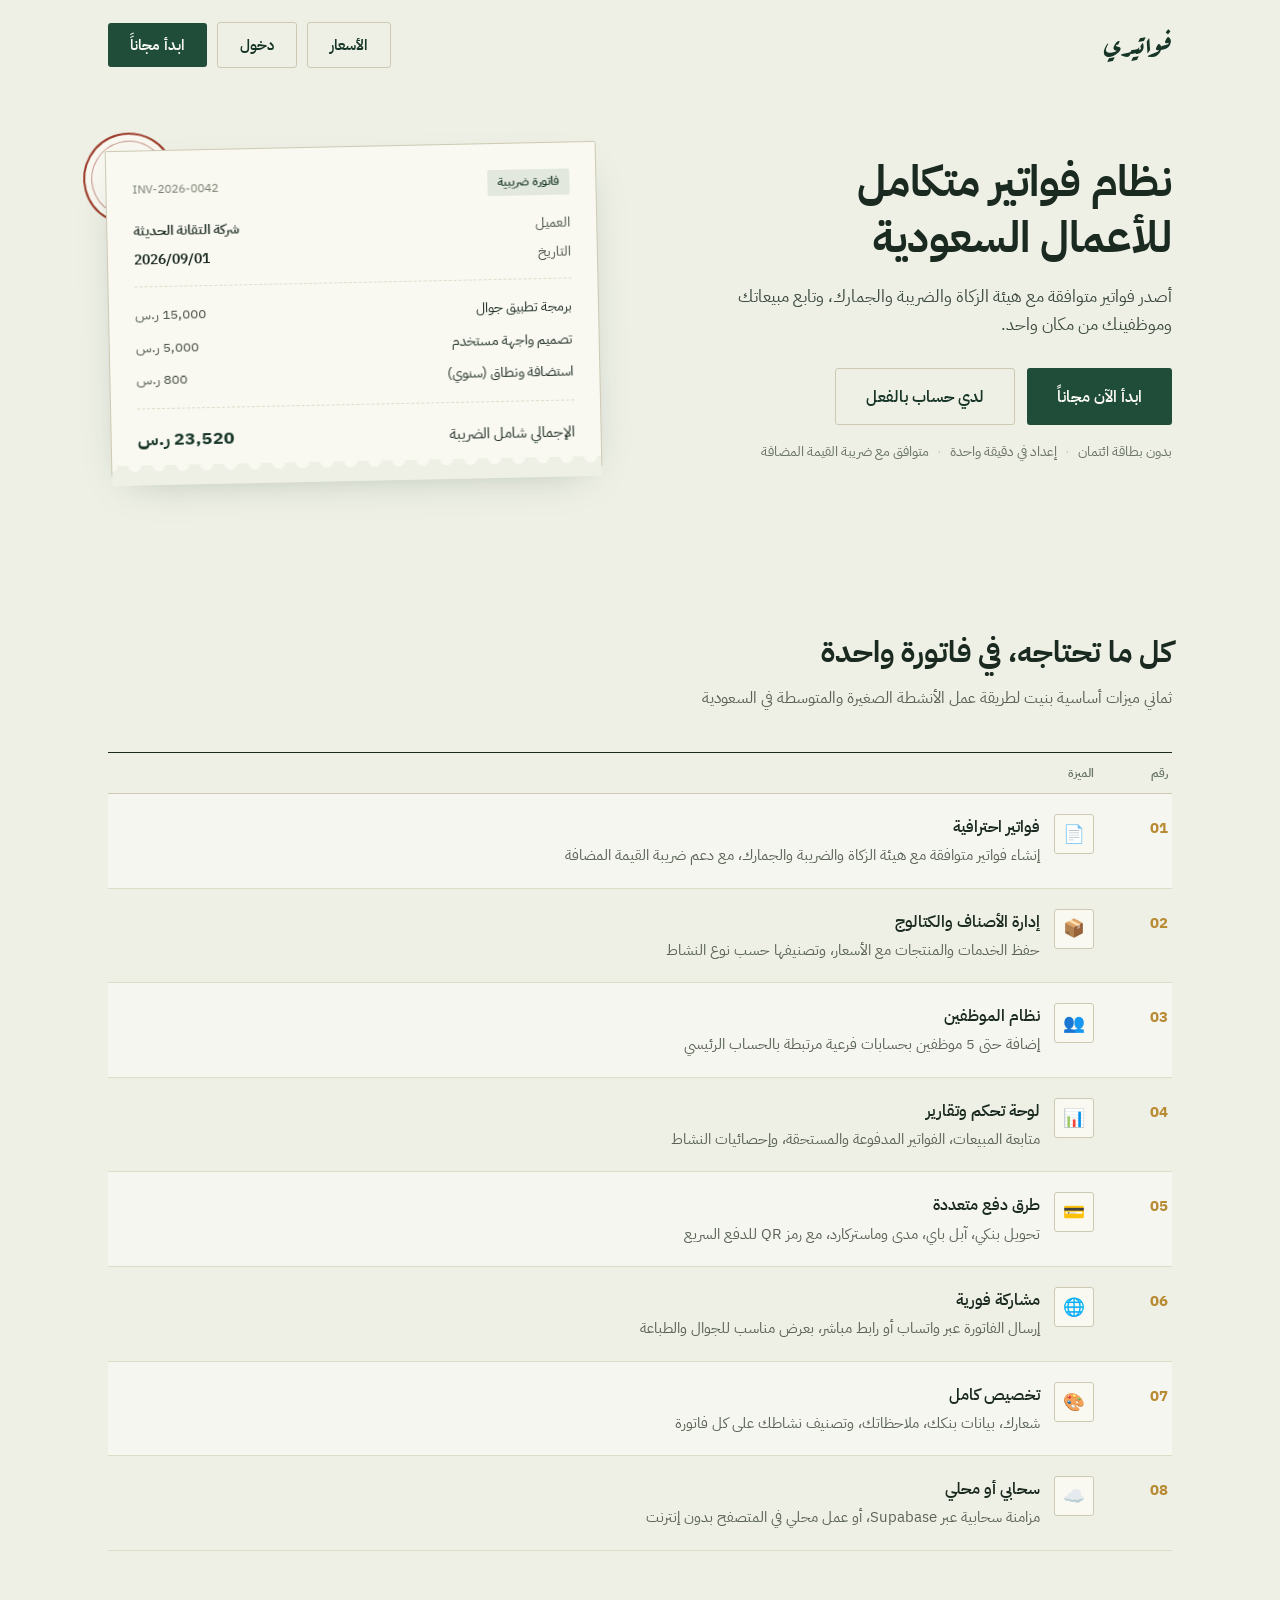
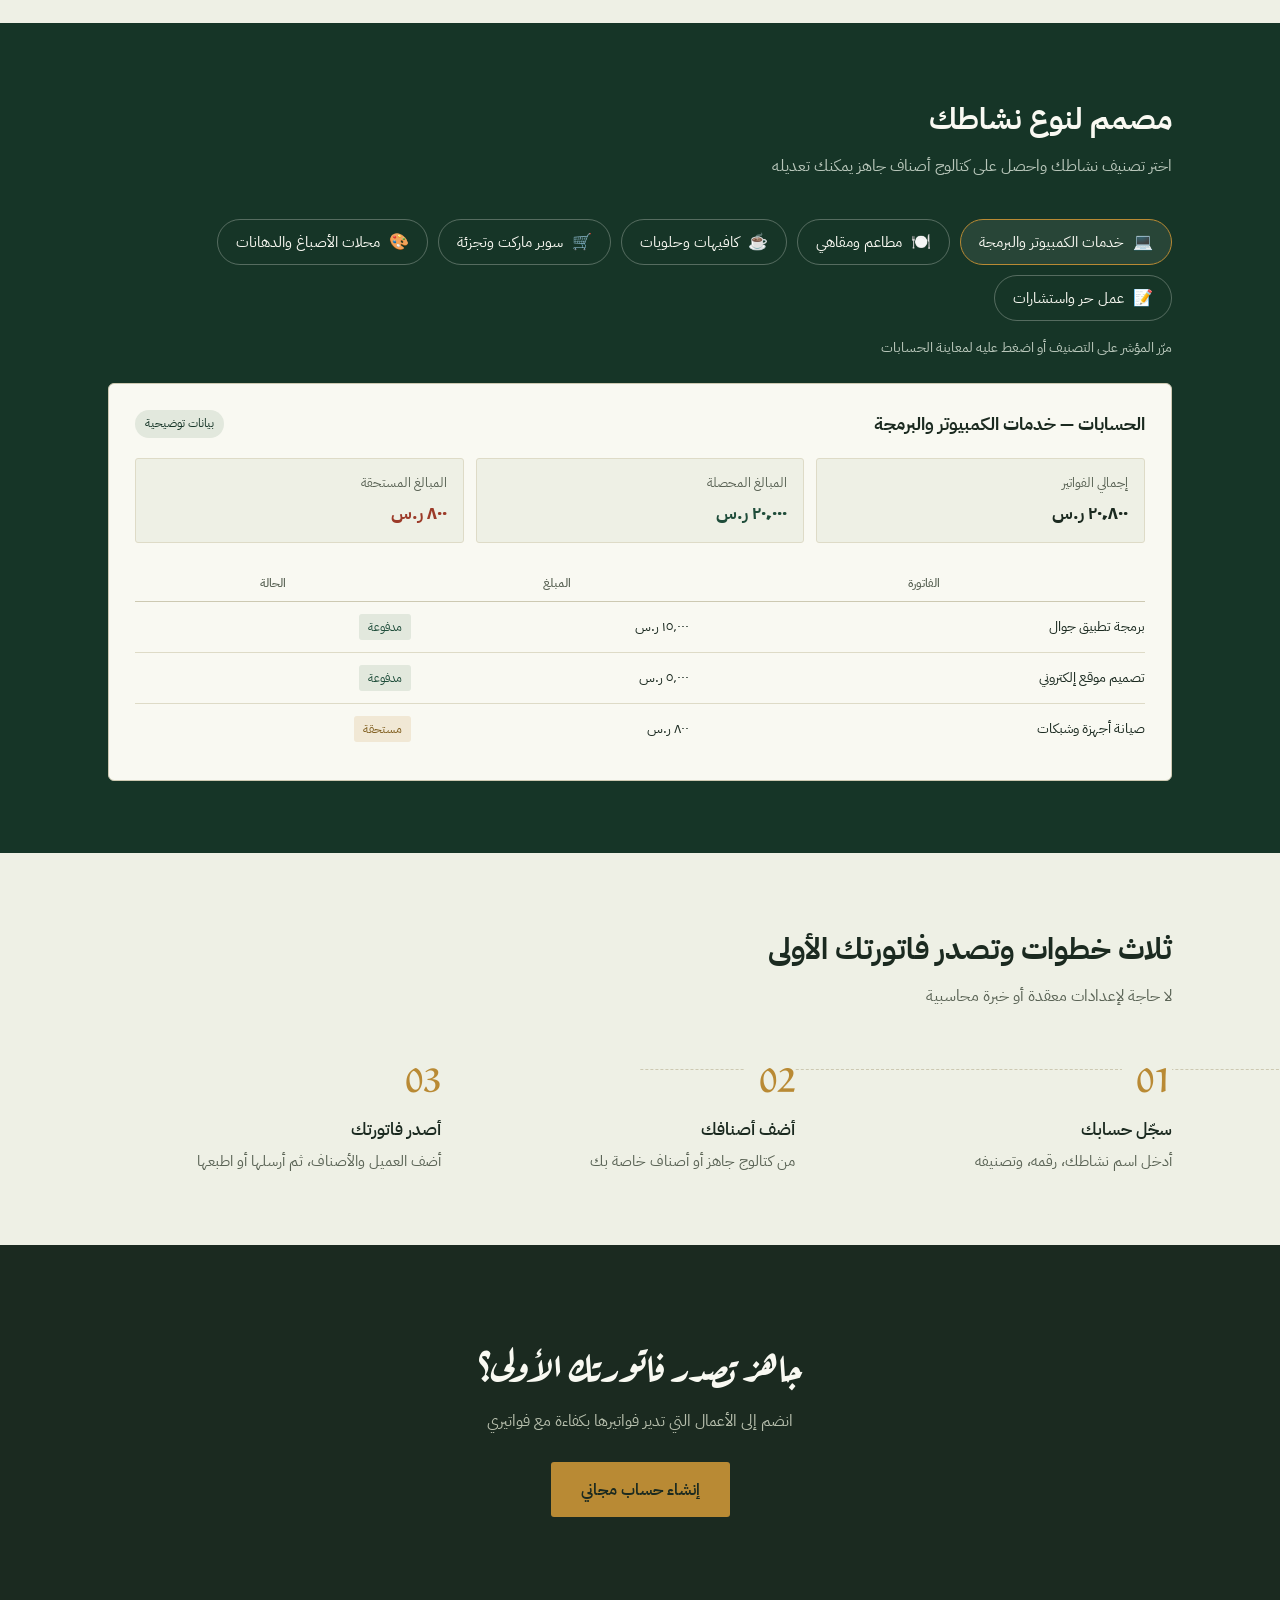
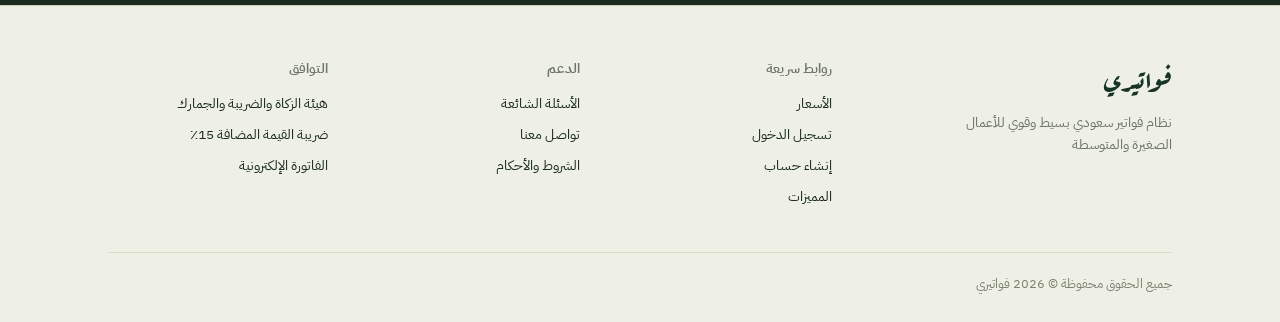
<file: index.html>
<!doctype html>
<html lang="ar" dir="rtl">
  <head>
    <meta charset="UTF-8" />
    <meta id="appViewport" name="viewport" content="width=device-width, initial-scale=1.0" />
    <title>تطبيقي الشامل</title>
    <script>
      ;(function () {
        function applyViewport() {
          var hash = window.location.hash || ""
          var meta = document.getElementById("appViewport")
          if (!meta) return
          // صفحات الفاتورة (A4) والإيصال الحراري: اعرض بمقاس A4 الحقيقي
          // (794 بكسل = 210mm) مع تمرير أفقي، بدلاً من ضغط الصفحة على الجوال.
          if (hash.indexOf("#/i/") === 0 || hash.indexOf("#/r/") === 0) {
            meta.content =
              "width=794, initial-scale=1, maximum-scale=1, user-scalable=no"
          } else {
            meta.content = "width=device-width, initial-scale=1.0"
          }
        }
        window.addEventListener("hashchange", applyViewport)
        applyViewport()
      })()
    </script>
    <script type="module" crossorigin src="./assets/index-DgyviM5_.js"></script>
    <link rel="stylesheet" crossorigin href="./assets/index-DdjWwWvf.css">
  </head>
  <body>
    <div id="root"></div>
  </body>
</html>
</file>
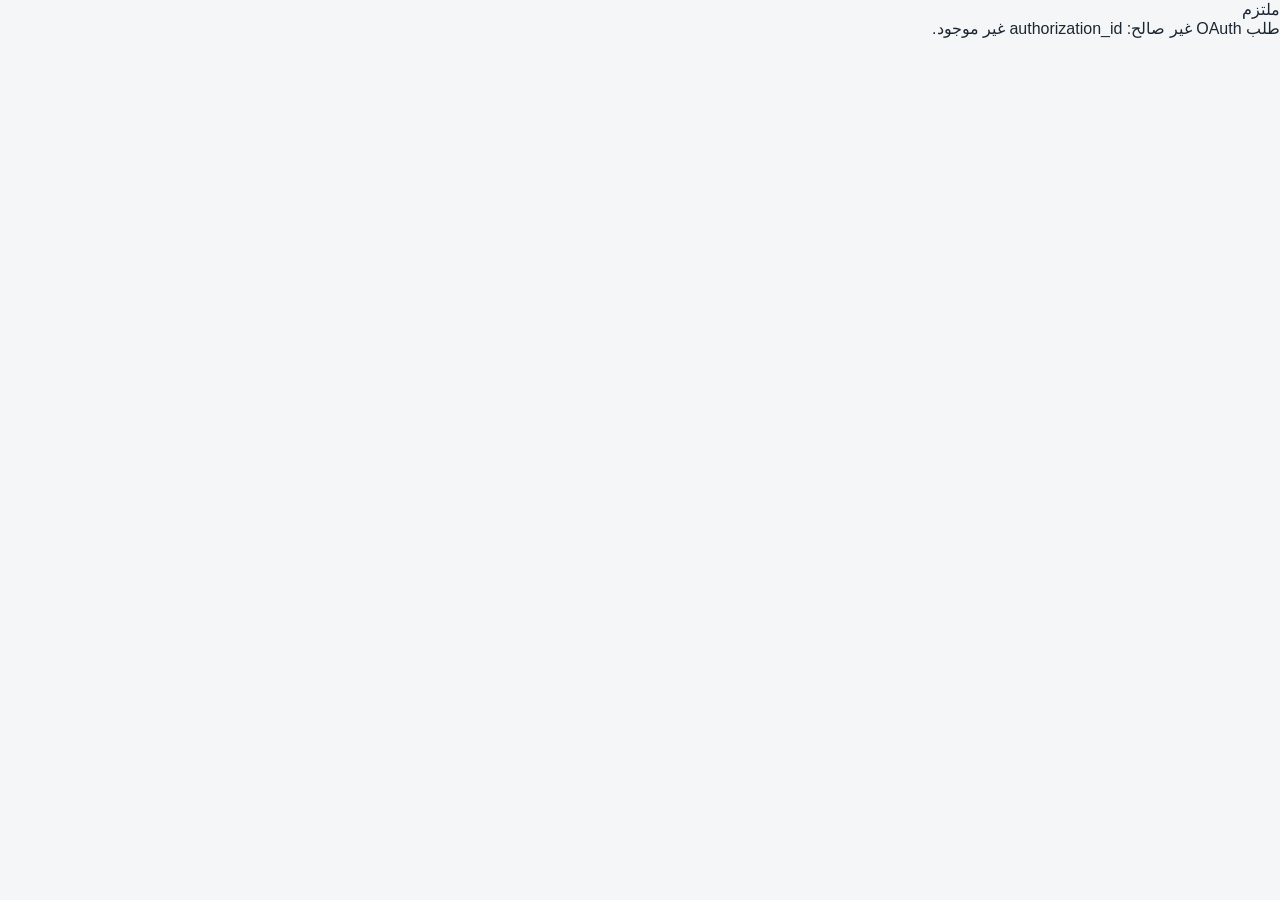
<file: oauth/consent/index.html>
<!doctype html>
<html lang="ar" dir="rtl">
  <head><meta charset="UTF-8"><meta name="viewport" content="width=device-width,initial-scale=1"></head>
  <body>
    <p>جارٍ فتح صفحة الموافقة…</p>
    <script>
      location.replace("../../#/oauth-consent" + location.search)
    </script>
  </body>
</html>
</file>
<file: assets/index-DdjWwWvf.css>
.store-orders-panel{margin:28px 0 32px;padding:24px;border:1px solid #d8dccf;border-radius:16px;background:#fffef9;box-shadow:0 18px 40px -34px #173e2e80}.store-orders-panel *{box-sizing:border-box}.store-orders-heading{display:flex;align-items:center;justify-content:space-between;gap:18px;margin-bottom:18px}.store-orders-heading>div{display:flex;align-items:center;gap:12px;min-width:0}.store-orders-heading h2{margin:0;font-size:19px}.store-orders-heading p{margin:3px 0 0;color:#697369;font-size:12px}.purchase-heading-icon{display:grid;place-items:center;width:42px;height:42px;flex:0 0 42px;border-radius:12px;background:#173e2e;color:#f0d58a;font-size:25px}.purchase-lock{flex:none;padding:8px 12px;border:1px solid #d7ddcf!important;border-radius:8px;background:#fff!important;color:#5f6c61!important;font-size:11px!important}.purchase-locked{display:grid;grid-template-columns:minmax(0,1fr) minmax(300px,.8fr);align-items:center;gap:24px;padding:18px;border:1px solid #e5dcc2;border-radius:12px;background:#faf5e7}.purchase-locked>div{display:grid;grid-template-columns:auto 1fr;gap:2px 10px;align-items:center}.purchase-locked>div>span{grid-row:1/3;font-size:26px}.purchase-locked strong{font-size:14px}.purchase-locked small{color:#786f59;font-size:11px}.store-orders-unlock{display:flex;align-items:end;gap:8px}.store-orders-unlock label{display:grid;flex:1;gap:5px;color:#697369;font-size:10px}.store-orders-unlock input{width:100%;min-height:42px;padding:8px 10px;border:1px solid #d8dccf;border-radius:8px;background:#fff;color:#1b2a20}.store-orders-unlock button{min-height:42px;padding:8px 14px;border-radius:8px;background:#173e2e!important;color:#fff!important;white-space:nowrap}.purchase-notifications{overflow:hidden;margin-bottom:20px;border:1px solid #dfe4d9;border-radius:14px;background:#f7f9f5}.purchase-notifications>header{display:flex;align-items:center;justify-content:space-between;gap:16px;padding:16px 18px}.purchase-notifications>header>div{display:flex;align-items:center;gap:11px}.purchase-notifications>header strong,.purchase-notifications>header small{display:block}.purchase-notifications>header strong{font-size:14px}.purchase-notifications>header small{margin-top:2px;color:#6b756c;font-size:11px}.purchase-bell{display:grid;place-items:center;width:36px;height:36px;border-radius:50%;background:#e8ede5}.purchase-count{display:grid;place-items:center;min-width:31px;height:31px;padding:0 8px;border-radius:50px;background:#dce5dc;color:#345242;font-size:12px}.purchase-notifications.has-pending{border-color:#d9bd70;background:#fffaf0;box-shadow:0 12px 30px -25px #8b6920}.has-pending .purchase-bell{background:#f0d58a;animation:purchase-bell-ring 2.4s ease-in-out infinite}.has-pending .purchase-count{background:#9c3b29;color:#fff;box-shadow:0 0 0 4px #9c3b2912}.purchase-alert-list{border-top:1px solid #eadcaf}.purchase-alert{display:grid;grid-template-columns:minmax(0,1fr) auto auto;align-items:center;gap:18px;padding:16px 18px;border-bottom:1px solid #eadcaf}.purchase-alert:last-child{border-bottom:0}.purchase-alert-main{display:flex;align-items:flex-start;gap:10px;min-width:0}.purchase-alert-dot{width:8px;height:8px;flex:0 0 8px;margin-top:8px;border-radius:50%;background:#b98a34;box-shadow:0 0 0 5px #b98a3417}.purchase-alert-main strong,.purchase-alert-main small{display:block}.purchase-alert-main strong{font-size:14px}.purchase-alert-main small{color:#7d735e;font-size:10px}.purchase-alert-main p{max-width:52ch;margin:5px 0 0;color:#5e685f;font-size:11px;overflow-wrap:anywhere}.purchase-alert-amount{display:grid;gap:3px;text-align:left;white-space:nowrap}.purchase-alert-amount b{color:#173e2e;font-size:15px}.purchase-alert-amount small{color:#9c3b29;font-size:10px;font-variant-numeric:tabular-nums}.purchase-alert-actions{display:flex;gap:7px}.purchase-alert-actions button{min-height:40px;padding:8px 11px;border-radius:8px;font-size:11px!important;white-space:nowrap}.purchase-confirm{background:#173e2e!important;color:#fff!important}.purchase-cancel{border:1px solid #e1c8c1!important;background:#fff!important;color:#9c3b29!important}.store-orders-table{max-width:100%;overflow-x:auto;margin-top:18px}.store-orders-table td small{display:block;margin-top:4px}.store-orders-panel .store-order-actions{display:flex;flex-wrap:wrap;gap:6px}.store-orders-panel .store-order-actions button,.store-orders-panel .store-order-actions a{padding:6px 9px;border:1px solid #d7dccf;border-radius:6px;background:#fff;color:#173e2e;font-size:10px;text-decoration:none}@keyframes purchase-bell-ring{0%,82%,to{transform:rotate(0)}86%{transform:rotate(12deg)}90%{transform:rotate(-10deg)}94%{transform:rotate(7deg)}}@media (max-width:800px){.purchase-locked{grid-template-columns:1fr}.purchase-alert{grid-template-columns:minmax(0,1fr) auto}.purchase-alert-actions{grid-column:1/-1}}@media (max-width:560px){.store-orders-panel{padding:17px}.store-orders-heading{align-items:flex-start}.store-orders-heading p{display:none}.purchase-locked{padding:14px}.store-orders-unlock{align-items:stretch;flex-direction:column}.purchase-alert{grid-template-columns:1fr;gap:10px}.purchase-alert-amount{text-align:right}.purchase-alert-actions{grid-column:auto;display:grid}.purchase-alert-actions button{width:100%;white-space:normal}}@media (prefers-reduced-motion:reduce){.has-pending .purchase-bell{animation:none}}.storefront{--shop-ink:#193d31;--shop-muted:#66736b;--shop-line:#e1e6dd;--shop-paper:#f7f8f3;min-height:100vh;background:var(--shop-paper);color:var(--shop-ink);line-height:1.65;padding-bottom:110px}.storefront a{color:inherit;text-decoration:none}.storefront button,.storefront input,.storefront select{font:inherit}.storefront button{transition:background .18s,transform .18s}.storefront button:active{transform:translateY(1px)}.storefront :is(button,a,input,select):focus-visible{outline:3px solid #b38a38;outline-offset:4px}.storefront h1,.storefront h2,.storefront h3,.storefront p,.storefront label{margin:0}.storefront button{min-height:44px}.store-skip{position:absolute;top:8px;inset-inline-start:16px;z-index:20;transform:translateY(-160%);padding:10px 20px;border-radius:8px;background:#fff}.store-skip:focus{transform:none}.store-header{position:relative;overflow:hidden;background:#edf0e7}.store-topbar{position:relative;z-index:1;display:flex;justify-content:space-between;align-items:center;gap:20px;min-height:94px;max-width:1240px;padding:16px 32px;margin:auto;border-bottom:1px solid #193d3118}.store-brand{display:flex;align-items:center;gap:12px;min-width:0}.store-brand img,.store-brand-monogram{width:48px;height:48px;flex:none;border-radius:14px;object-fit:contain;background:#fff}.store-brand-monogram{display:grid;place-items:center;background:var(--shop-ink);color:#f2dfb4;font-size:26px}.store-brand b{display:block;font-size:18px;overflow-wrap:anywhere}.store-brand small{display:block;font-size:11px;color:var(--shop-muted)}.store-topbar-actions{display:flex;align-items:center;gap:24px;flex:none}.store-customer-link{display:flex;align-items:center;gap:8px;font-size:13px;min-height:44px}.store-cart-trigger{display:flex;align-items:center;gap:9px;padding:5px 12px!important;border-color:#cad5c8;background:transparent;color:var(--shop-ink);font-size:13px!important}.store-basket-icon{width:36px;height:36px;flex:none}.store-cart-trigger b{display:grid;place-items:center;background:var(--shop-ink);color:#fff;border-radius:50%;width:23px;height:23px;font-size:11px}.store-hero{display:grid;grid-template-columns:1.1fr 1fr;align-items:center;gap:70px;max-width:1240px;margin:auto;padding:54px 32px 64px}.store-hero-copy{position:relative;z-index:1}.store-eyebrow{color:#5b7259;font-size:12px;font-weight:650;display:inline-flex;gap:8px;align-items:center}.store-welcome-dot{width:7px;height:7px;background:#8c9c62;border-radius:50%}.store-hero h1{margin:16px 0 20px;font-size:clamp(30px,3.4vw,47px);line-height:1.45;letter-spacing:-1.2px;overflow-wrap:anywhere}.store-hero h1 em{font-style:normal;font-weight:400;color:#5e785c;font-size:.78em;letter-spacing:-.6px}.store-hero-copy>p{max-width:44ch;font-size:15px;color:var(--shop-muted);line-height:1.9}.store-business-details{display:flex;flex-wrap:wrap;gap:12px 24px;margin-top:20px;font-size:12px}.store-business-details>span,.store-business-details>a{max-width:100%;overflow-wrap:anywhere}.store-detail-label{display:block;color:var(--shop-muted);font-size:10px}.store-business-details strong{font-weight:500}.store-hero-cta{display:inline-flex;align-items:center;gap:35px;margin-top:25px;background:var(--shop-ink);color:#fff;border:0;border-radius:9px;padding:12px 22px;font-size:13px!important}.store-hero-cta:hover{background:#295a45}.store-hero-art{position:relative;height:330px;border-radius:130px 130px 18px 18px;background:#d8dfca;isolation:isolate;display:grid;place-items:center;margin:0 14px}.store-hero-art.has-photo{border-radius:18px}.store-hero-image{width:100%;height:100%;position:absolute;top:0;right:0;bottom:0;left:0;object-fit:cover;border-radius:inherit}.store-hero-art.has-products{border-radius:22px;background:#111916;padding:10px}.store-hero-gallery{position:absolute;top:10px;right:10px;bottom:10px;left:10px;display:grid;grid-template-columns:minmax(0,1.55fr) minmax(90px,.75fr);grid-template-rows:repeat(2,minmax(0,1fr));gap:10px}.store-hero-product{position:relative;min-width:0;min-height:0;overflow:hidden;margin:0;border-radius:14px;background:#202b27}.store-hero-product.product-1{grid-row:1/-1}.store-hero-product img{width:100%;height:100%;object-fit:cover;transition:transform .8s cubic-bezier(.2,.75,.25,1),filter .3s ease}.store-hero-art.items-1 .store-hero-gallery{grid-template-columns:1fr}.store-hero-art.items-2 .store-hero-gallery{grid-template-rows:1fr}.store-hero-art.items-2 .store-hero-product.product-1{grid-row:auto}.store-hero-art:hover .store-hero-product img{transform:scale(1.04);filter:saturate(1.06)}.store-hero-feature{position:absolute;bottom:16px;left:16px;right:16px;display:grid;grid-template-columns:1fr auto;gap:2px 12px;padding:12px 16px;background:#fffffff0;border:1px solid white;border-radius:12px;-webkit-backdrop-filter:blur(12px);backdrop-filter:blur(12px)}.store-hero-feature>span{font-size:10px;color:var(--shop-muted);grid-column:1/-1}.store-hero-feature strong{font-size:14px;white-space:nowrap;text-overflow:ellipsis;overflow:hidden}.store-hero-feature b{font-size:13px}.store-art-orbit{position:absolute;width:250px;height:250px;border:1px solid #ffffff9c;border-radius:50%;z-index:-1}.store-art-orbit:before{content:"";position:absolute;top:18px;right:18px;bottom:18px;left:18px;border:1px solid #ffffff70;border-radius:50%}.store-art-bag{display:flex;align-items:center;justify-content:center;flex-direction:column;gap:8px;width:180px;height:190px;transform:rotate(-8deg);background:linear-gradient(115deg,#f6f1dc,#e2d5ac);border-radius:4px 4px 12px 12px;box-shadow:16px 25px 35px #29452f20;border:1px solid #f8f0d8}.store-art-bag:before{content:"";position:absolute;top:-37px;width:70px;height:65px;border:6px solid #e7dcc0;border-bottom:0;border-radius:50% 50% 0 0;z-index:-1}.store-art-bag svg{width:40px;height:40px}.store-art-bag span{font-size:13px;padding:0 18px;text-align:center;overflow-wrap:anywhere}.store-art-caption{position:absolute;bottom:16px;font-size:11px;color:#456044}.store-art-seal{position:absolute;left:-22px;top:22px;width:80px;height:80px;display:grid;align-content:center;text-align:center;border-radius:50%;background:#f4dfa7;border:5px solid #edf0e7;color:#534d2e;transform:rotate(-12deg);font-size:12px;font-weight:650;line-height:1.5}.store-main{max-width:1240px;padding:0 32px;margin:auto}.store-benefits{display:flex;justify-content:space-between;align-items:center;flex-wrap:wrap;gap:16px;padding:24px 0;border-bottom:1px solid var(--shop-line);font-size:12px;color:var(--shop-muted)}.store-benefits>span{display:flex;align-items:center;gap:12px}.store-benefits b{font-size:11px;font-weight:500;color:#829274;border:1px solid #dfe5d8;border-radius:50%;width:28px;height:28px;display:grid;place-items:center}.store-benefits a{color:var(--shop-ink);text-decoration:underline;text-underline-offset:4px}.store-products-section{padding:40px 0 50px;scroll-margin-top:18px}.store-section-heading{display:flex;align-items:end;justify-content:space-between;gap:16px;margin-bottom:24px}.store-section-heading h2{font-size:28px;letter-spacing:-.5px;margin-top:5px}.store-result-count{font-size:12px;color:var(--shop-muted);white-space:nowrap}.store-filter-row{display:flex;justify-content:space-between;align-items:center;gap:18px;margin-bottom:26px;flex-wrap:wrap}.store-categories{display:flex;gap:6px;flex-wrap:wrap}.store-categories button{border:1px solid var(--shop-line);border-radius:30px;background:#fff;color:#57695b;font-size:12px;padding:8px 17px}.store-categories button.selected{background:var(--shop-ink);color:#fff;border-color:var(--shop-ink)}.store-filter-tools{display:flex;gap:10px;align-items:center}.store-search{display:flex;align-items:center;gap:8px;background:#fff;border:1px solid var(--shop-line);border-radius:9px;padding:0 12px;color:#7e8c7c;width:230px}.store-search input{min-width:0;min-height:44px;border:0;background:transparent;padding:8px 0;font-size:12px}.store-search:focus-within{outline:2px solid #7b946a}.store-search input:focus-visible{outline:none}.store-search svg{flex:none;width:18px}.store-sort{width:auto;min-height:46px;font-size:12px!important;border-color:var(--shop-line)}.store-grid,.store-loading{display:grid;grid-template-columns:repeat(4,minmax(0,1fr));gap:22px}.store-product{min-width:0;overflow:hidden;background:#fff;border:1px solid var(--shop-line);border-radius:14px;transition:box-shadow .2s,transform .2s}.store-product:hover{transform:translateY(-3px);box-shadow:0 14px 30px #193d310b}.store-product-photo{position:relative;aspect-ratio:1.12;background:#ecefe7;overflow:hidden}.store-product-photo>img{width:100%;height:100%;object-fit:cover;transition:transform .3s}.store-product:hover .store-product-photo>img{transform:scale(1.035)}.store-product-placeholder{height:100%;display:flex;align-items:center;justify-content:center;flex-direction:column;gap:10px;color:#71866b;background:radial-gradient(circle at 50% 45%,#f8faf2,#e8ede1)}.store-product-placeholder svg{width:52px;height:52px;stroke-width:1}.store-product-placeholder small{font-size:11px}.store-product-number{position:absolute;top:12px;right:12px;padding:4px 10px;border-radius:30px;background:#fffffff0;font-size:10px}.store-product-info{padding:17px}.store-product-category{font-size:10px;color:#718167}.store-product-info h3{font-size:15px;font-weight:650;line-height:1.7;margin:5px 0 16px;min-height:50px;overflow-wrap:anywhere}.store-product-bottom{display:flex;align-items:center;justify-content:space-between;gap:6px;flex-wrap:wrap}.store-product-bottom>strong{font-size:16px;font-weight:750}.store-add{display:flex;align-items:center;justify-content:center;gap:6px;color:var(--shop-ink);background:#eff3e9;border:0;border-radius:8px;padding:6px 10px}.store-add span{font-size:21px;line-height:1}.store-add small{font-size:11px}.store-add:hover{background:#e0e8d8}.store-quantity{display:flex;align-items:center;gap:2px;border:1px solid var(--shop-line);border-radius:8px;background:#fff;flex:none}.store-quantity button{padding:0;width:34px;border:0;background:transparent;color:var(--shop-ink);font-size:20px}.store-quantity b{min-width:22px;text-align:center;font-size:13px}.store-footer{max-width:1176px;margin:0 auto;padding:28px 0;border-top:1px solid var(--shop-line);display:flex;justify-content:space-between;align-items:center;flex-wrap:wrap;gap:20px;font-size:12px;color:var(--shop-muted)}.store-footer strong{color:var(--shop-ink);font-size:16px;display:block}.store-footer>div>span{display:block;font-size:11px;margin-top:4px}.store-footer .help-links a{font-size:11px;padding:6px 8px}.store-cart-dock{position:fixed;bottom:max(20px,env(safe-area-inset-bottom));left:50%;transform:translate(-50%);z-index:8;display:flex;align-items:center;gap:16px;width:min(500px,calc(100% - 32px));padding:12px 18px;color:#fff;background:var(--shop-ink);border:1px solid #ffffff25;border-radius:16px;box-shadow:0 12px 40px #193d3140;text-align:start}.store-cart-dock:hover{background:#26523e}.store-cart-dock:active{transform:translate(-50%) translateY(1px)!important}.store-dock-basket{position:relative;display:flex}.store-dock-count{position:absolute;top:-3px;right:-4px;font-size:10px;background:#ecd59a;color:var(--shop-ink);border-radius:50%;width:18px;height:18px;text-align:center}.store-dock-copy{display:grid;gap:3px;flex:1}.store-dock-copy strong{font-size:13px}.store-dock-copy small{font-size:10px;color:#d5e0d2}.store-dock-total{display:flex;align-items:center;gap:18px;white-space:nowrap;font-size:14px}.store-drawer-backdrop{position:fixed;top:0;right:0;bottom:0;left:0;z-index:1000;background:#0d241b80;-webkit-backdrop-filter:blur(4px);backdrop-filter:blur(4px);display:flex;justify-content:flex-end}.store-drawer{width:min(500px,100%);max-height:100dvh;overflow-y:auto;overscroll-behavior:contain;background:#fbfcf8;padding:26px 26px max(32px,env(safe-area-inset-bottom));box-shadow:0 0 50px #122d2130}.store-drawer-head{display:flex;justify-content:space-between;align-items:center;gap:12px;padding-bottom:24px;border-bottom:1px solid var(--shop-line)}.store-drawer-head h2{font-size:24px}.store-drawer-head small{font-size:14px;font-weight:400}.store-close{width:44px;height:44px;border-radius:50%;color:var(--shop-ink);font-size:26px!important;padding:0}.store-cart-line{display:flex;align-items:center;gap:12px;padding:18px 0;border-bottom:1px solid var(--shop-line)}.store-cart-line>img,.store-cart-thumb{width:58px;height:65px;border-radius:8px;object-fit:cover;flex:none}.store-cart-thumb{display:grid;place-items:center;background:#e8eddf;color:#738363}.store-cart-description{flex:1;min-width:0}.store-cart-description b{display:block;font-size:13px;overflow-wrap:anywhere}.store-cart-description span{display:block;color:var(--shop-muted);font-size:12px;margin-top:5px}.store-cart-total{display:flex;justify-content:space-between;gap:12px;margin:20px 0;padding:17px;background:#eaf0e3;border-radius:10px}.store-cart-total b{font-size:20px}.store-order-note{font-size:11px;color:var(--shop-muted);margin-top:18px!important;line-height:1.9}.store-checkout{display:flex;justify-content:space-between;align-items:center;width:100%;background:var(--shop-ink);color:#fff;border:0;padding:13px 18px;border-radius:9px;margin-top:16px;font-size:13px!important}.store-checkout:hover{background:#285740}.store-state,.store-empty{padding:64px 20px;text-align:center;border:1px dashed #d5decc;background:#fff;border-radius:14px}.store-empty>span{display:block;color:#80906d;font-size:38px;margin-bottom:12px}.store-empty>span svg{width:52px;height:52px}.store-empty h3{font-size:21px;margin-bottom:8px}.store-empty p{color:var(--shop-muted);font-size:13px}.store-empty button{margin-top:20px;color:var(--shop-ink)}.store-cart-empty{margin-top:24px}.store-error{color:#982f28!important;background:#fff1ed;border-radius:9px;padding:14px;font-size:13px}.store-skeleton{background:#fff;border:1px solid var(--shop-line);border-radius:14px;padding:0 16px 20px;overflow:hidden}.store-skeleton>div{aspect-ratio:1.1;margin:0 -16px 20px;background:#e5eade}.store-skeleton>span{display:block;height:13px;width:70%;background:#e5eade;margin-top:12px;border-radius:4px}.store-skeleton>span:last-child{width:40%}.storefront .customer-auth{margin-top:24px}.storefront .customer-auth h3{font-size:18px}.storefront .customer-auth>p{color:var(--shop-muted);font-size:12px;margin:7px 0 15px}.storefront .customer-auth-tabs{display:flex;gap:6px;padding:4px;border-radius:10px;background:#eaf0e3;margin-bottom:18px}.storefront .customer-auth-tabs button{flex:1;border:0;background:transparent;color:var(--shop-muted);font-size:12px}.storefront .customer-auth-tabs button[aria-pressed=true]{background:#fff;color:var(--shop-ink);box-shadow:0 2px 6px #193d310c}.storefront .customer-fields{display:grid;grid-template-columns:repeat(2,minmax(0,1fr));gap:14px 12px;margin:14px 0}.storefront .customer-fields label,.storefront .customer-fulfillment,.storefront .customer-auth form>label{display:grid;gap:7px;font-size:12px;color:var(--shop-muted)}.storefront .customer-fields input,.storefront .customer-fulfillment select,.storefront .customer-auth input{min-height:44px;font-size:13px;border-color:#d9e1d2}.storefront .customer-field-wide{grid-column:1/-1}.storefront .customer-location-head{display:flex;flex-wrap:wrap;align-items:center;gap:10px;font-size:11px}.storefront .customer-location-head button{font-size:11px}.storefront .customer-location-head a{text-decoration:underline}.storefront .customer-checkout-head{display:flex;gap:10px;align-items:center;flex-wrap:wrap;margin:16px 0;font-size:12px}.storefront .customer-checkout-head a{text-decoration:underline}.storefront .customer-checkout-head button{font-size:11px;margin-inline-start:auto}@media (min-width:1440px){.store-hero{padding-top:70px;padding-bottom:80px}.store-hero-art{height:360px}}@media (max-width:1000px){.store-grid,.store-loading{grid-template-columns:repeat(3,minmax(0,1fr));gap:16px}.store-hero{gap:30px}.store-hero-art{height:310px}.store-footer{margin:0 32px}}@media (max-width:720px){.store-topbar{padding:14px 20px;gap:12px;min-height:80px}.store-brand b{font-size:15px}.store-brand img,.store-brand-monogram{width:40px;height:40px;border-radius:11px}.store-topbar-actions{gap:12px}.store-customer-link span,.store-cart-trigger>span{display:none}.store-customer-link{padding:6px}.store-cart-trigger{gap:3px;padding:2px 7px!important}.store-hero{grid-template-columns:1fr .8fr;gap:20px;padding:34px 20px 40px}.store-hero h1{font-size:28px;margin:12px 0;letter-spacing:-.5px}.store-hero-copy>p{font-size:12px}.store-hero-art{height:245px;margin:0 5px}.store-art-bag{width:120px;height:145px}.store-art-orbit{width:165px;height:165px}.store-art-seal{width:62px;height:62px;font-size:10px;left:-12px;top:12px}.store-art-caption{font-size:9px}.store-hero-feature{bottom:10px;left:10px;right:10px;grid-template-columns:1fr;padding:10px}.store-hero-feature strong{font-size:12px}.store-hero-feature b{font-size:11px}.store-business-details{gap:8px 15px;margin-top:14px}.store-hero-cta{padding:10px 16px;gap:20px;margin-top:18px}.store-main{padding:0 20px}.store-benefits{gap:12px;font-size:10px;padding:18px 0}.store-benefits>span{gap:6px}.store-benefits b{width:22px;height:22px;font-size:9px}.store-products-section{padding-top:28px}.store-section-heading h2{font-size:24px}.store-filter-row{gap:14px}.store-filter-tools{width:100%}.store-search{flex:1;min-width:0}.store-sort{max-width:145px}.store-grid,.store-loading{grid-template-columns:repeat(2,minmax(0,1fr));gap:12px}.store-product-info{padding:13px}.store-product-info h3{font-size:13px;min-height:44px}.store-product-bottom>strong{font-size:14px}.store-footer{margin:0 20px}.store-footer .help-links{justify-content:flex-start}}@media (max-width:480px){.store-hero{grid-template-columns:1fr;gap:32px;padding:30px 20px}.store-hero h1{font-size:32px}.store-hero-copy>p{max-width:40ch;font-size:13px}.store-hero-art{height:220px;width:calc(100% - 20px);max-width:360px;margin:0 auto;border-radius:100px 100px 16px 16px}.store-art-bag{width:125px;height:140px}.store-art-bag:before{height:50px;width:55px;top:-28px}.store-hero-art.has-photo{height:235px}.store-hero-feature{grid-template-columns:1fr auto}.store-business-details{font-size:11px}.store-benefits{justify-content:flex-start;gap:12px 18px}.store-benefits>span:last-of-type{display:none}.store-main{padding:0 16px}.store-categories{flex-wrap:nowrap;overflow:auto;width:100%;padding:4px}.store-categories button{white-space:nowrap;flex:none;padding:8px 14px}.store-product-bottom{align-items:stretch}.store-product-bottom>strong{width:100%;margin-bottom:4px}.store-add,.store-product-bottom .store-quantity{width:100%;justify-content:center}.store-product-bottom .store-quantity{justify-content:space-between}.store-drawer{padding:20px 16px 32px}.store-dock-total{gap:9px;font-size:12px}.store-cart-dock{gap:10px;padding:11px 14px}}@media (prefers-reduced-motion:reduce){.storefront *{animation:none!important;transition:none!important;scroll-behavior:auto!important}}.storefront[data-theme=sand]{--shop-ink:#713e29;--shop-muted:#816958;--shop-line:#e8daca;--shop-paper:#fcf8f2;--shop-tint:#f2e4d4;--shop-soft:#eee0c9;--shop-accent:#e8bf87;--shop-hover:#8c5035}.storefront[data-theme=ocean]{--shop-ink:#183e68;--shop-muted:#61778c;--shop-line:#d7e3ee;--shop-paper:#f5f8fc;--shop-tint:#e7eff7;--shop-soft:#d6e5f1;--shop-accent:#badcf0;--shop-hover:#285582}.storefront[data-theme=night]{--shop-ink:#eef5f0;--shop-muted:#9eaaa3;--shop-line:#ffffff19;--shop-paper:#090e0d;--shop-tint:#101815;--shop-soft:#17231f;--shop-accent:#d6b869;--shop-hover:#e4ca82;color-scheme:dark}.storefront[data-theme=night] .store-header{background:radial-gradient(circle at 78% 35%,#26372f 0,#111a17 36%,#0b1110 76%)}.storefront[data-theme=night] .store-topbar{border-bottom-color:#ffffff14}.storefront[data-theme=night] .store-brand img{background:#f5f3e9}.storefront[data-theme=night] .store-brand-monogram{background:#d6b869;color:#101714}.storefront[data-theme=night] :is(.store-brand small,.store-hero-copy>p,.store-detail-label,.store-result-count,.store-benefits,.store-footer,.store-product-category,.store-cart-description span,.store-order-note){color:var(--shop-muted)}.storefront[data-theme=night] :is(.store-eyebrow,.store-hero h1 em,.store-art-caption){color:#d9c88f}.storefront[data-theme=night] .store-welcome-dot{background:#d6b869}.storefront[data-theme=night] :is(.store-hero-cta,.store-cart-dock,.store-checkout){background:#d6b869;color:#111714}.storefront[data-theme=night] :is(.store-hero-cta,.store-cart-dock,.store-checkout):hover{background:#e4ca82}.storefront[data-theme=night] :is(.store-product,.store-search,.store-sort,.store-quantity,.store-skeleton){background:#111916;color:var(--shop-ink);border-color:var(--shop-line)}.storefront[data-theme=night] .store-product-photo{background:#18221e}.storefront[data-theme=night] .store-product-placeholder{background:radial-gradient(circle at 50% 45%,#25332d,#121b18);color:#aebcae}.storefront[data-theme=night] .store-product-number{background:#101714e8;color:#f0dfaa}.storefront[data-theme=night] .store-add{background:#1d2a25;color:#e8d596}.storefront[data-theme=night] .store-add:hover,.storefront[data-theme=night] .store-quantity button:hover{background:#26372f}.storefront[data-theme=night] .store-categories button{background:#111916;color:#b8c3bc;border-color:var(--shop-line)}.storefront[data-theme=night] .store-categories button.selected{background:#d6b869;color:#101714;border-color:#d6b869}.storefront[data-theme=night] .store-benefits b{color:#d6b869;border-color:#fff2}.storefront[data-theme=night] .store-drawer{background:#0f1714;color:var(--shop-ink)}.storefront[data-theme=night] :is(.store-cart-total,.store-cart-thumb,.customer-auth-tabs){background:#18231f}.storefront[data-theme=night] :is(.store-empty,.store-state){background:#111916;border-color:#ffffff1c}.storefront[data-theme=night] :is(input,select){color:var(--shop-ink)}.storefront[data-theme=night] option{background:#111916;color:var(--shop-ink)}.storefront[data-theme=night] .store-art-seal{background:#d6b869;border-color:#111916;color:#111714}.storefront[data-theme=sand] .store-header,.storefront[data-theme=ocean] .store-header{background:var(--shop-tint)}.storefront:is([data-theme=sand],[data-theme=ocean]) :is(.store-hero h1 em,.store-eyebrow,.store-product-category,.store-art-caption){color:var(--shop-muted)}.storefront:is([data-theme=sand],[data-theme=ocean]) :is(.store-hero-art,.store-art-bag,.store-cart-total,.customer-auth-tabs,.store-add,.store-cart-thumb){background:var(--shop-soft)}.storefront:is([data-theme=sand],[data-theme=ocean]) .store-art-seal{background:var(--shop-accent);border-color:var(--shop-tint);color:var(--shop-ink)}.storefront:is([data-theme=sand],[data-theme=ocean]) .store-product-placeholder{background:linear-gradient(135deg,var(--shop-paper),var(--shop-soft));color:var(--shop-muted)}.storefront:is([data-theme=sand],[data-theme=ocean]) :is(.store-hero-cta,.store-checkout,.store-cart-dock):hover{background:var(--shop-hover)}.storefront[data-layout=compact] .store-grid{grid-template-columns:repeat(5,minmax(0,1fr));gap:14px}.storefront[data-layout=compact] .store-product-info{padding:12px}.storefront[data-layout=compact] .store-product-photo{aspect-ratio:1.4}.storefront[data-layout=compact] .store-product-info h3{font-size:13px}.storefront[data-layout=compact] .store-product-bottom>strong{font-size:14px}.storefront[data-layout=list] .store-grid{grid-template-columns:repeat(2,minmax(0,1fr));gap:14px}.storefront[data-layout=list] .store-product{display:grid;grid-template-columns:120px minmax(0,1fr);border-radius:10px}.storefront[data-layout=list] .store-product-photo{aspect-ratio:auto;height:100%;min-height:155px}.storefront[data-layout=list] .store-product-info{display:flex;flex-direction:column;justify-content:center}.storefront[data-layout=list] .store-product-info h3{min-height:0;margin-bottom:12px}@media (max-width:1000px){.storefront[data-layout=compact] .store-grid{grid-template-columns:repeat(3,minmax(0,1fr))}.storefront[data-layout=list] .store-product{grid-template-columns:95px minmax(0,1fr)}}@media (max-width:720px){.storefront[data-layout=compact] .store-grid{grid-template-columns:repeat(2,minmax(0,1fr))}.storefront[data-layout=list] .store-grid{grid-template-columns:1fr}.storefront[data-layout=list] .store-product{grid-template-columns:110px minmax(0,1fr)}}@media (max-width:480px){.storefront[data-layout=list] .store-product-bottom>strong{width:auto}.storefront[data-layout=list] .store-add,.storefront[data-layout=list] .store-quantity{width:auto}}.storefront{overflow-x:clip;scroll-behavior:smooth}.store-topbar{animation:store-fade-down .48s ease-out both}.store-hero-copy{animation:store-reveal-copy .62s .08s cubic-bezier(.2,.75,.25,1) both}.store-hero-art{animation:store-reveal-art .72s .14s cubic-bezier(.2,.75,.25,1) both;transition:transform .45s ease,box-shadow .45s ease}.store-hero-art:hover{transform:translateY(-5px);box-shadow:0 24px 46px #193d3118}.store-hero-image{transition:transform 1.1s cubic-bezier(.2,.75,.25,1),filter .4s ease}.store-hero-art:hover .store-hero-image{transform:scale(1.035);filter:saturate(1.04)}.store-hero-feature{animation:store-float-card .7s .45s cubic-bezier(.2,.75,.25,1) both}.store-art-bag{animation:store-bag-float 4.8s ease-in-out infinite}.store-art-seal{animation:store-seal-breathe 4s ease-in-out infinite}.store-welcome-dot{animation:store-dot-pulse 2s ease-in-out infinite}.store-hero-cta span,.store-dock-total>span{transition:transform .2s ease}.store-hero-cta:hover span{transform:translateY(3px)}.store-dock-total>span{transform:translateY(0)}.store-cart-dock:hover .store-dock-total>span{transform:translateY(-3px)}.store-benefits{animation:store-fade-up .5s .28s ease-out both}.store-filter-row{animation:store-fade-up .42s ease-out both}.store-categories button{transition:color .18s ease,background .18s ease,border-color .18s ease,transform .18s ease,box-shadow .18s ease}.store-categories button:hover{transform:translateY(-2px);border-color:#b9c7b5;box-shadow:0 6px 16px #193d310d}.store-categories button.selected{box-shadow:0 8px 18px #193d3120}.store-search,.store-sort{transition:border-color .2s ease,box-shadow .2s ease,transform .2s ease}.store-search:focus-within,.store-sort:focus{transform:translateY(-1px);box-shadow:0 8px 22px #193d310d}.store-product{opacity:0;animation:store-card-enter .52s cubic-bezier(.2,.75,.25,1) both;animation-delay:min(calc(var(--card-index, 0) * 55ms),.44s);will-change:transform,opacity}.store-product:hover{transform:translateY(-7px);box-shadow:0 20px 38px #193d3115;border-color:#cfd9ca}.store-product-photo:after{content:"";position:absolute;top:0;right:0;bottom:0;left:0;pointer-events:none;background:linear-gradient(110deg,transparent 25%,#ffffff38 48%,transparent 70%);transform:translate(115%);transition:transform .65s ease}.store-product:hover .store-product-photo:after{transform:translate(-115%)}.store-product-photo>img{transition:transform .55s cubic-bezier(.2,.75,.25,1)}.store-product:hover .store-product-photo>img{transform:scale(1.065)}.store-product-number{animation:store-badge-pop .3s cubic-bezier(.2,.9,.3,1.25) both}.store-add{transition:background .18s ease,transform .18s ease,box-shadow .18s ease}.store-add:hover{transform:translateY(-2px);box-shadow:0 7px 16px #193d3111}.store-add span{transition:transform .2s ease}.store-add:hover span{transform:rotate(90deg) scale(1.08)}.store-quantity button{transition:background .16s ease,transform .16s ease}.store-quantity button:hover{background:#edf2e8;transform:scale(1.08)}.store-quantity-count,.store-cart-count,.store-dock-count{animation:store-count-pop .25s cubic-bezier(.2,.9,.3,1.35) both}.store-basket-item{transform-origin:center bottom;animation:store-basket-drop .34s cubic-bezier(.2,.9,.3,1.25) both}.store-basket-item:nth-of-type(2){animation-delay:.04s}.store-basket-item:nth-of-type(3){animation-delay:.08s}.store-cart-dock{animation:store-dock-enter .48s cubic-bezier(.2,.85,.25,1.15) both;transition:background .18s ease,box-shadow .22s ease,transform .18s ease}.store-cart-dock:hover{transform:translate(-50%) translateY(-3px);box-shadow:0 18px 48px #193d3152}.store-dock-basket{animation:store-basket-bounce .32s cubic-bezier(.2,.9,.3,1.3) both}.store-drawer-backdrop{animation:store-backdrop-in .24s ease-out both}.store-drawer{animation:store-drawer-in .36s cubic-bezier(.2,.75,.25,1) both}.store-cart-line{opacity:0;animation:store-line-enter .34s ease-out both;animation-delay:min(calc(var(--line-index, 0) * 45ms + 90ms),.36s)}.store-cart-total{animation:store-fade-up .35s .16s ease-out both}.store-skeleton>div,.store-skeleton>span{position:relative;overflow:hidden}.store-skeleton>div:after,.store-skeleton>span:after{content:"";position:absolute;top:0;right:0;bottom:0;left:0;background:linear-gradient(100deg,transparent 20%,#ffffff90 48%,transparent 76%);transform:translate(110%);animation:store-shimmer 1.35s ease-in-out infinite}.store-skeleton:nth-of-type(2) :after{animation-delay:.12s}.store-skeleton:nth-of-type(3) :after{animation-delay:.24s}.store-skeleton:nth-of-type(4) :after{animation-delay:.36s}@keyframes store-fade-down{0%{opacity:0;transform:translateY(-12px)}to{opacity:1;transform:none}}@keyframes store-fade-up{0%{opacity:0;transform:translateY(14px)}to{opacity:1;transform:none}}@keyframes store-reveal-copy{0%{opacity:0;transform:translate(24px)}to{opacity:1;transform:none}}@keyframes store-reveal-art{0%{opacity:0;transform:translate(-24px) scale(.97)}to{opacity:1;transform:none}}@keyframes store-float-card{0%{opacity:0;transform:translateY(14px)}to{opacity:1;transform:none}}@keyframes store-bag-float{0%,to{transform:rotate(-8deg) translateY(0)}50%{transform:rotate(-5deg) translateY(-8px)}}@keyframes store-seal-breathe{0%,to{transform:rotate(-12deg) scale(1)}50%{transform:rotate(-8deg) scale(1.045)}}@keyframes store-dot-pulse{0%,to{box-shadow:0 0 #8c9c6255}50%{box-shadow:0 0 0 7px transparent}}@keyframes store-card-enter{0%{opacity:0;transform:translateY(20px) scale(.985)}to{opacity:1;transform:none}}@keyframes store-badge-pop{0%{opacity:0;transform:scale(.72)}to{opacity:1;transform:scale(1)}}@keyframes store-count-pop{0%{transform:scale(.65);opacity:.4}to{transform:scale(1);opacity:1}}@keyframes store-basket-drop{0%{opacity:0;transform:translateY(-9px) rotate(-7deg)}to{opacity:1;transform:none}}@keyframes store-dock-enter{0%{opacity:0;transform:translate(-50%) translateY(28px) scale(.96)}to{opacity:1;transform:translate(-50%)}}@keyframes store-basket-bounce{0%{transform:scale(.8)}70%{transform:scale(1.08)}to{transform:scale(1)}}@keyframes store-backdrop-in{0%{opacity:0}to{opacity:1}}@keyframes store-drawer-in{0%{opacity:.7;transform:translate(32px)}to{opacity:1;transform:none}}@keyframes store-line-enter{0%{opacity:0;transform:translate(14px)}to{opacity:1;transform:none}}@keyframes store-shimmer{0%{transform:translate(110%)}to{transform:translate(-110%)}}@media (max-width:720px){.store-product:hover{transform:translateY(-3px)}.store-hero-art:hover{transform:none}.store-cart-dock:hover{transform:translate(-50%)}}.store-designer{margin:20px 0 28px;border:1px solid #dce5dd;border-radius:14px;background:#fff;overflow:hidden}.store-designer summary{display:flex;justify-content:space-between;align-items:center;padding:20px 24px;cursor:pointer;list-style:none}.store-designer summary::-webkit-details-marker{display:none}.store-designer summary b{display:block;color:#193d31;font-size:18px}.store-designer summary small{display:block;color:#738074;font-size:12px;margin-top:4px}.store-designer-toggle{font-size:24px;color:#59745d}.store-designer[open] .store-designer-toggle{transform:rotate(45deg)}.store-designer summary:focus-visible,.store-designer button:focus-visible{outline:3px solid #b38a38;outline-offset:-3px}.store-designer-body{display:grid;grid-template-columns:1fr 1fr;gap:28px;padding:0 24px 24px}.store-designer fieldset{padding:0;border:0;min-width:0;margin-bottom:22px}.store-designer legend{font-size:13px;font-weight:650;margin-bottom:12px}.store-theme-options{display:grid;grid-template-columns:repeat(3,minmax(0,1fr));gap:8px}.store-theme-options button{position:relative;text-align:start;padding:12px;border:1px solid #dce3d8;border-radius:10px;background:#fff;min-width:0}.store-theme-options button[aria-pressed=true],.store-layout-options button[aria-pressed=true]{outline:2px solid #386347;outline-offset:-2px;background:#f6f9f2}.store-theme-swatches{display:flex;margin-bottom:12px}.store-theme-swatches i{width:23px;height:23px;border-radius:50%;border:2px solid white;margin-inline-end:-5px}.store-theme-options b,.store-layout-options b{display:block;font-size:13px}.store-theme-options small,.store-layout-options small{display:block;color:#707d70;font-size:10px;line-height:1.7;margin-top:5px}.store-theme-check{position:absolute;top:8px;left:8px;font-size:12px;color:#386347}.store-layout-options{display:flex;gap:8px}.store-layout-options button{flex:1;text-align:start;padding:10px;min-width:0}.store-designer-note{font-size:12px;color:#737e72;line-height:1.8}.store-designer-actions{display:flex;flex-wrap:wrap;gap:10px;margin-top:20px}.store-designer-success,.store-designer-error{margin-top:14px;font-size:12px;line-height:1.8;color:#216b46}.store-designer-error{color:#a33426}.store-designer-preview{border:1px solid #dce3d8;border-radius:12px;overflow:hidden;align-self:start;min-width:0}.store-preview-label{display:flex;justify-content:space-between;gap:10px;background:#f7f8f5;font-size:11px;padding:10px 14px;border-bottom:1px solid #dce3d8}.store-preview-label span{color:#758072;font-size:10px}.store-designer-preview .storefront{min-height:0;padding:0}.store-designer-preview .store-header{padding:22px}.store-preview-brand{font-weight:700;font-size:16px;margin-bottom:22px}.store-preview-brand span{font-size:9px;display:block;font-weight:400;color:var(--shop-muted)}.store-designer-preview .store-header h3{font-size:19px}.store-designer-preview .store-header p{font-size:10px;color:var(--shop-muted);margin-top:8px}.store-preview-products{padding:16px}.store-preview-products h4{font-size:12px;margin-bottom:12px}.store-designer-preview .store-grid{grid-template-columns:repeat(2,minmax(0,1fr));gap:10px}.store-designer-preview .store-product-photo{aspect-ratio:1.7}.store-designer-preview .store-product-info{padding:10px}.store-designer-preview .store-product-info h3{font-size:11px;min-height:0;margin:0 0 8px}.store-designer-preview .store-product-bottom>strong{font-size:11px;width:auto}.store-preview-add{display:grid;place-items:center;width:25px;height:25px;border-radius:6px;background:var(--shop-ink);color:#fff}.store-designer-preview [data-layout=compact] .store-grid{grid-template-columns:repeat(3,minmax(0,1fr));gap:6px}.store-designer-preview [data-layout=list] .store-grid{grid-template-columns:1fr}.store-designer-preview [data-layout=list] .store-product{grid-template-columns:75px minmax(0,1fr)}.store-designer-preview [data-layout=list] .store-product-photo{min-height:80px;aspect-ratio:auto}@media (max-width:1000px){.store-designer-body{grid-template-columns:1fr}}@media (max-width:480px){.store-designer summary{padding:16px}.store-designer-body{padding:0 16px 16px}.store-theme-options button{padding:10px 8px}.store-layout-options small{font-size:9px}}.store-order-page{--store-muted:#687164;--store-deep:#173e2e;padding:40px 16px;min-height:100dvh;background:#eeeade;color:#173e2e}.store-order-receipt{max-width:660px;margin:0 auto;padding:32px;border:1px solid #dfdacb;border-radius:22px;background:#fffdf7;box-shadow:0 18px 50px #173e2e0d}.store-order-receipt h1{font-size:28px;margin:10px 0 20px}.store-order-status{padding:16px;border-radius:12px;margin-bottom:20px;background:#f3e5be;color:#77541a}.store-order-status.paid{background:#e3efdd;color:#245b36}.store-order-status.cancelled{background:#f8e2db;color:#a13c2b}.store-order-countdown{display:flex;justify-content:space-between;align-items:center;margin-top:10px;gap:15px}.store-order-countdown b{font-size:26px;font-variant-numeric:tabular-nums}.store-order-items>div{display:flex;justify-content:space-between;gap:14px;border-bottom:1px solid #e5e2d7;padding:15px 0}.store-order-items span{min-width:0;overflow-wrap:anywhere}.store-order-items small{display:block;color:#687164;margin-top:6px}.store-order-items b{white-space:nowrap}.store-order-receipt .store-order-note{overflow-wrap:anywhere;line-height:1.9}.store-payment-details{border-top:1px solid #e5e2d7;padding-top:14px}.store-payment-details h2{font-size:19px}.store-payment-details p{font-size:13px;line-height:1.9}.store-payment-details dl{display:grid;grid-template-columns:80px 1fr;gap:10px;font-size:13px}.store-payment-details dd{margin:0;overflow-wrap:anywhere}.store-order-actions{display:flex;gap:10px;flex-wrap:wrap;align-items:center;margin-top:16px}.store-order-actions a{color:#173e2e;font-size:13px}.store-order-page .order-tracking{margin:20px 0;padding:18px;border-radius:16px;background:#f7f9f6;border:1px solid #e1e8df;color:#233e30}.store-order-page .order-tracking h4{margin:0 0 18px;font-size:15px}.store-order-page .order-timeline{list-style:none;margin:0;padding:0;display:grid;gap:0}.store-order-page .order-timeline li{display:flex;gap:12px;position:relative;padding-bottom:18px;min-height:45px}.store-order-page .order-timeline li:not(:last-child):after{content:"";position:absolute;right:13px;top:28px;bottom:0;width:2px;background:#dce4db}.store-order-page .order-timeline li.done:after{background:#2f7555}.store-order-page .order-timeline-dot{width:28px;height:28px;flex:0 0 28px;display:grid;place-items:center;border-radius:50%;background:#e3e9e1;color:#6d7e72;font-size:12px;font-weight:700}.store-order-page .order-timeline .done .order-timeline-dot{background:#286d4d;color:#fff}.store-order-page .order-timeline .current .order-timeline-dot{background:#fff1ce;color:#735a1c;box-shadow:0 0 0 3px #fff7e5}.store-order-page .order-timeline strong{display:block;font-size:13px;line-height:1.6}.store-order-page .order-timeline time,.order-timeline small{display:block;font-size:11px;color:#6b796c;line-height:1.7}.store-order-page .order-timeline .waiting{color:#7d887e}.store-order-page .order-tracking-cancelled{color:#a03939;font-size:13px;margin-bottom:0}.store-order-page .order-tracking{margin:0 0 24px;padding:24px 28px;overflow:hidden;background:#111a17;border-color:#26372f;color:#eef5f0}.order-tracking-head{display:flex;align-items:end;justify-content:space-between;gap:18px;margin-bottom:24px}.order-tracking-head span{display:block;margin-bottom:3px;color:#b6a66f;font-size:11px}.store-order-page .order-tracking .order-tracking-head h4{margin:0;color:#f4f7f4;font-size:18px}.order-tracking-head>b{color:#d8bf72;font-size:12px;font-weight:600;white-space:nowrap}.order-progress-scroll{max-width:100%;overflow-x:auto;scrollbar-width:thin;scrollbar-color:#4b5d54 transparent}.order-progress-steps{position:relative;min-width:680px;padding-top:2px}.order-progress-rail{position:absolute;z-index:0;top:15px;right:calc(50% / var(--order-step-count));width:calc(100% - (100% / var(--order-step-count)));height:5px;overflow:visible;border-radius:20px;background:#34413b;box-shadow:inset 0 1px 3px #0008}.order-progress-rail>span{position:absolute;top:0;right:0;width:var(--order-progress);height:100%;border-radius:inherit;background:linear-gradient(90deg,#fff0a8,#d7b34e 45%,#55d99a);box-shadow:0 0 8px #d7b34e,0 0 18px #55d99a88;transition:width .9s cubic-bezier(.2,.8,.2,1)}.order-progress-rail>span:after{content:"";position:absolute;left:-5px;top:50%;width:13px;height:13px;border-radius:50%;background:#f8dfa0;box-shadow:0 0 10px #fff0a8,0 0 24px #d7b34e;transform:translateY(-50%);animation:order-progress-glow 1.35s ease-in-out infinite}.store-order-page .order-timeline{position:relative;z-index:1;display:grid;grid-template-columns:repeat(var(--order-step-count),minmax(90px,1fr));gap:0}.store-order-page .order-timeline li{display:grid;justify-items:center;align-content:start;gap:9px;min-height:0;padding:0 5px;text-align:center}.store-order-page .order-timeline li:not(:last-child):after{display:none}.store-order-page .order-timeline-dot{width:32px;height:32px;flex-basis:32px;border:3px solid #34413b;background:#17231f;color:#849289;box-shadow:0 0 0 4px #111a17}.store-order-page .order-timeline .done .order-timeline-dot{border-color:#66dca2;background:#1d6b4b;color:#fff;box-shadow:0 0 0 4px #111a17,0 0 16px #55d99a88}.store-order-page .order-timeline .current .order-timeline-dot{border-color:#e0c26a;background:#d6b869;color:#172019;box-shadow:0 0 0 4px #111a17,0 0 9px #f7dc8a,0 0 24px #d7b34e99;animation:order-current-pulse 1.6s ease-in-out infinite}.store-order-page .order-timeline strong{color:#edf4ef;font-size:12px}.store-order-page .order-timeline time,.store-order-page .order-timeline small{color:#8e9d94;font-size:10px}.store-order-page .order-timeline .waiting strong{color:#7f8c84}@keyframes order-progress-glow{0%,to{opacity:.7;transform:translateY(-50%) scale(.85)}50%{opacity:1;transform:translateY(-50%) scale(1.2)}}@keyframes order-current-pulse{0%,to{box-shadow:0 0 0 4px #111a17,0 0 8px #f7dc8a,0 0 20px #d7b34e88}50%{box-shadow:0 0 0 4px #111a17,0 0 15px #fff0a8,0 0 32px #d7b34ecc}}.store-order-page .order-issued-invoice{margin:20px 0;padding:18px;border:1px solid #bad1be;border-radius:16px;background:#fff}.store-order-page .order-invoice-head{display:flex;justify-content:space-between;gap:12px;align-items:center;flex-wrap:wrap}.store-order-page .order-invoice-head strong{display:block;color:#235438;font-size:15px}.store-order-page .order-invoice-head small{display:block;word-break:break-all;color:#657365;margin-top:6px}.store-order-page .order-invoice-preview{margin-top:18px;max-width:100%;overflow:auto}.store-order-page .order-invoice-preview iframe{display:block;width:100%;height:720px;border:0;border-radius:8px;background:#fff}.store-order-page{--shop-muted:#687164;--shop-ink:#173e2e;--shop-line:#e1e6dd;font-family:IBM Plex Sans Arabic,Tahoma,sans-serif;line-height:1.7}.store-order-page *{box-sizing:border-box}.store-order-page .store-cart-total{display:flex;justify-content:space-between;gap:16px;padding:20px 0;font-size:18px;border-bottom:1px solid var(--shop-line)}.store-order-page .store-order-note{color:var(--shop-muted);font-size:13px}.store-order-page :is(button,.store-order-actions a,.store-checkout){display:inline-flex;align-items:center;justify-content:center;min-height:44px;padding:10px 14px;border:1px solid #d5ddcf;border-radius:8px;background:#fff;color:var(--shop-ink);font:inherit;font-size:13px;text-decoration:none;cursor:pointer;overflow-wrap:anywhere;max-width:100%}.store-order-page .store-checkout{background:var(--shop-ink);color:#fff}.store-order-page :is(button,a):focus-visible{outline:3px solid #b38a38;outline-offset:3px}.store-order-page .store-eyebrow{font-size:12px;color:var(--shop-muted)}.store-order-page .order-invoice-head>div{min-width:0;max-width:100%}@media (max-width:640px){.store-order-page{padding:20px 12px}.store-order-receipt{padding:22px 18px;border-radius:16px}.store-order-receipt h1{font-size:23px;overflow-wrap:anywhere}.store-order-countdown{flex-wrap:wrap}.store-order-page .order-tracking,.store-order-page .order-issued-invoice{padding:14px}.store-order-page .order-invoice-preview iframe{height:520px}.store-order-items>div{flex-wrap:wrap}}.store-order-page{background:#f4f5f0;padding:44px 24px}.store-order-receipt{max-width:1100px;padding:0;background:transparent;border:0;border-radius:0;box-shadow:none}.order-page-header{display:flex;justify-content:space-between;align-items:center;gap:24px;margin-bottom:28px}.order-page-header h1{margin:6px 0;font-size:32px;letter-spacing:-.7px}.order-page-header p{margin:0;color:var(--store-muted);font-size:14px}.store-order-page .store-eyebrow{color:#397454;font-weight:600}.store-order-page .order-back-link{color:var(--store-deep);font-size:13px;white-space:nowrap;text-decoration:none}.store-order-status{display:flex;align-items:center;justify-content:space-between;gap:24px;padding:22px 26px;border:1px solid #e8d8aa;border-radius:18px;background:#fff7e6;margin-bottom:24px}.store-order-status.paid{background:#eaf4ec;border-color:#ccdfd0}.store-order-status.cancelled{background:#fff0eb;border-color:#efd5cc}.order-status-title{display:flex;align-items:center;gap:14px;min-width:0}.order-status-title strong{font-size:18px}.order-status-title p{margin:4px 0 0;font-size:13px;line-height:1.8}.order-status-icon{display:grid;place-items:center;width:44px;height:44px;flex:0 0 44px;border:1px solid currentColor;border-radius:50%;font-size:25px}.store-order-countdown{margin:0;flex-direction:column;gap:0;flex-shrink:0;padding-right:26px;border-right:1px solid #e8d8aa}.store-order-countdown span{font-size:11px}.store-order-countdown b{font-size:30px;line-height:1.4}.order-info-grid{display:grid;grid-template-columns:minmax(0,1fr) 310px;gap:24px;align-items:start}.order-main-column,.order-side-column{display:grid;gap:20px;min-width:0}.order-detail-card{padding:24px;background:#fff;border:1px solid #e1e6dc;border-radius:18px}.order-section-heading{display:flex;justify-content:space-between;align-items:center;gap:12px;margin-bottom:20px}.order-detail-card h2{font-size:17px;margin:0}.order-section-heading>span{font-size:11px;padding:4px 10px;background:#f1f5ed;color:#5c715c;border-radius:20px;white-space:nowrap}.order-customer-details{display:grid;grid-template-columns:1fr 1fr;gap:20px 24px;margin:0}.order-customer-details div{min-width:0}.order-customer-details dt{color:var(--store-muted);font-size:12px;margin-bottom:4px}.order-customer-details dd{margin:0;font-size:14px;font-weight:500;overflow-wrap:anywhere;text-align:right}.order-customer-details .order-address{grid-column:1/-1}.store-order-items>div{align-items:center;padding:16px 0;gap:12px}.store-order-items>div:first-child{padding-top:0}.store-order-items>div:last-child{border-bottom:0}.store-order-items .order-item-index{width:32px;height:32px;flex:0 0 32px;display:grid;place-items:center;background:#f4f6ef;border-radius:9px;font-size:12px;color:#72816b}.order-item-description{flex:1;font-size:14px;font-weight:500}.store-order-items small{font-size:12px;font-weight:400}.store-order-items b{font-size:14px}.order-total-box{background:#f4f7ef;padding:16px 18px;border-radius:12px;margin-top:14px}.order-total-box>div{display:flex;justify-content:space-between;gap:16px;font-size:12px;padding:4px 0}.store-order-page .order-total-box .store-cart-total{padding:10px 0 0;border-bottom:0;font-size:17px;font-weight:600}.store-order-page .order-tracking{margin:0;padding:24px;background:#fff;border-color:#e1e6dc;border-radius:18px}.store-order-page .order-tracking h4{font-size:17px;margin-bottom:22px}.store-order-page .order-timeline li{padding-bottom:22px}.store-order-page .order-timeline li:last-child{padding-bottom:0}.order-followup-card p{color:var(--store-muted);font-size:13px;margin:10px 0 18px}.store-order-page .order-followup-card button{width:100%;background:var(--store-deep);color:#fff;border-color:var(--store-deep)}.order-followup-card>a{display:block;margin-top:16px;color:var(--store-deep);text-align:center;font-size:12px;text-decoration:none}.store-payment-details{padding:24px;border-top:1px solid #e1e6dc}.store-payment-details dl{background:#f7f8f3;border-radius:12px;padding:16px}.store-order-page .store-checkout{width:100%}.order-invoice-section{margin-top:24px}.store-order-page .order-issued-invoice{margin:0;padding:24px;border-radius:18px;border-color:#e1e6dc}.order-invoice-section>.store-order-note{text-align:center}.order-loading,.order-cancelled-note{padding:24px;background:#fff;border-radius:14px}.store-order-page{--store-muted:#96a39b;--store-deep:#e9d18a;--shop-muted:#96a39b;--shop-ink:#eef5f0;--shop-line:#ffffff17;background:#090e0d;color:#eef5f0;color-scheme:dark}.order-page-header p{color:#96a39b}.store-order-page .store-eyebrow,.store-order-page .order-back-link{color:#d9c178}.store-order-status{background:#2a2416;border-color:#5e4d24;color:#f0d88d}.store-order-status.paid{background:#12271e;border-color:#275640;color:#7ce0a9}.store-order-status.cancelled{background:#2a1715;border-color:#65322c;color:#f29a8d}.store-order-countdown{border-color:currentColor}.order-detail-card,.store-order-page .order-issued-invoice,.order-loading,.order-cancelled-note{background:#111916;border-color:#25322d}.order-section-heading>span,.order-total-box,.store-payment-details dl{background:#18231f;color:#afbeb4}.store-order-items>div{border-color:#26322e}.store-order-items .order-item-index{background:#1d2a25;color:#d8c27d}.store-order-items small,.order-customer-details dt,.order-followup-card p{color:#96a39b}.store-order-page .order-followup-card button,.store-order-page .store-checkout{background:#d6b869;border-color:#d6b869;color:#111714}.order-followup-card>a{color:#d9c178}.store-order-page :is(button,.store-order-actions a,.store-checkout){border-color:#32423b}.store-order-page .store-cart-total{border-color:#ffffff17}@media (prefers-reduced-motion:reduce){.order-progress-rail>span,.order-progress-rail>span:after,.store-order-page .order-timeline .current .order-timeline-dot{animation:none!important;transition:none!important}}@media (max-width:850px){.order-info-grid{grid-template-columns:minmax(0,1fr) 270px;gap:16px}.order-detail-card,.store-order-page .order-tracking{padding:20px}}@media (max-width:680px){.store-order-page{padding:24px 14px}.order-page-header{align-items:flex-start;gap:12px;flex-direction:column;margin-bottom:20px}.order-page-header h1{font-size:27px}.order-info-grid{grid-template-columns:1fr;gap:20px}.store-order-status{padding:18px;align-items:stretch;flex-direction:column;gap:14px}.store-order-countdown{flex-direction:row;padding:12px 0 0;border-right:0;border-top:1px solid #e8d8aa}.order-status-title strong{font-size:16px}.order-customer-details{gap:18px 12px}.store-order-items>div{flex-wrap:nowrap}.store-order-items b{font-size:12px}.order-item-description{font-size:13px}.store-order-page .order-issued-invoice{padding:18px}.store-order-page .order-tracking{padding:20px 16px}.order-tracking-head{align-items:flex-start;margin-bottom:18px}.order-progress-steps{min-width:720px}}.store-order-page .order-tracking{margin:0 0 24px;padding:24px 28px;background:#111a17;border-color:#26372f;color:#eef5f0}.store-order-page .order-timeline li,.store-order-page .order-timeline li:last-child{padding:0 5px}@media (max-width:680px){.store-order-page .order-tracking{padding:20px 16px}}.customer-page{padding:36px max(24px,calc((100vw - 1180px)/2)) 50px}.customer-page-head{display:flex;align-items:center;justify-content:space-between;gap:24px;padding:0 0 32px;border-bottom:1px solid var(--shop-line);margin-bottom:28px}.customer-page-head>div{min-width:0}.customer-page-head>div>a{display:block;width:fit-content;min-height:44px;margin-bottom:16px;font-size:13px;color:var(--shop-muted)}.customer-page-head .store-eyebrow{display:block;margin-bottom:8px}.customer-page-head h1{font-size:clamp(26px,4vw,38px);line-height:1.5;overflow-wrap:anywhere}.customer-page-head p{font-size:14px;color:var(--shop-muted);margin-top:10px;max-width:65ch}.customer-page-head>button{flex:none;border-color:var(--shop-line);color:var(--shop-ink);font-size:12px}.customer-card{min-width:0;padding:26px;background:#fff;border:1px solid var(--shop-line);border-radius:16px}.customer-card h2{font-size:19px;margin-bottom:20px}.customer-login-card{max-width:620px;margin:32px auto}.customer-login-card .customer-auth{margin-top:0}.customer-login-card .customer-auth>p{font-size:13px;line-height:1.9;margin-bottom:22px}.customer-login-card .customer-auth form>label{margin-top:16px}.customer-page .customer-fields input{min-width:0}.customer-page .customer-fields label:has(input[type=email]){grid-column:1/-1}.customer-stats{display:grid;grid-template-columns:1fr 1fr 1.2fr;gap:16px;margin:24px 0}.customer-stats>div{background:var(--shop-tint,#edf0e7);border:1px solid var(--shop-line);border-radius:12px;padding:20px}.customer-stats small{display:block;font-size:12px;color:var(--shop-muted)}.customer-stats strong{display:block;font-size:26px;margin-top:8px;overflow-wrap:anywhere}.customer-page-grid{display:grid;grid-template-columns:minmax(280px,.8fr) minmax(0,1.2fr);gap:22px;align-items:start}.customer-history-head{display:flex;align-items:center;justify-content:space-between;gap:15px;flex-wrap:wrap;margin-bottom:20px}.customer-history-head h2{margin:0}.customer-history-head select{width:auto;max-width:100%;font-size:12px;min-height:44px;border-color:var(--shop-line)}.customer-history-empty{padding:45px 14px;text-align:center;border:1px dashed var(--shop-line);border-radius:10px}.customer-history-empty h3{font-size:18px}.customer-history-empty p{font-size:12px;color:var(--shop-muted);margin:10px 0 20px}.customer-history-empty>a{display:inline-block;background:var(--shop-ink);color:#fff;padding:10px 20px;border-radius:8px;font-size:13px}.customer-history{display:grid;gap:16px}.customer-history>article{padding:18px;border:1px solid var(--shop-line);border-radius:12px}.customer-history article>header{display:flex;flex-wrap:wrap;align-items:center;justify-content:space-between;gap:10px;margin-bottom:14px}.customer-history time{font-size:10px;color:var(--shop-muted)}.customer-badge{border-radius:20px;padding:4px 10px;font-size:10px;background:#f7ebcd;color:#785712}.customer-badge.paid{background:#e7f2e8;color:#2e6947}.customer-badge.cancelled{background:#f8e8e4;color:#914137}.customer-history article>h3{font-size:14px;line-height:1.8;overflow-wrap:anywhere}.customer-order-number{display:block;font-size:10px;margin-top:6px;color:var(--shop-muted);overflow-wrap:anywhere}.customer-history article>footer{display:flex;flex-wrap:wrap;justify-content:space-between;align-items:center;gap:12px;margin:15px 0}.customer-history article>footer>a{font-size:11px;text-decoration:underline;text-underline-offset:4px;min-height:44px;display:flex;align-items:center}.customer-history article>p{font-size:11px;color:var(--shop-muted)}.customer-success{background:#eef7ed;padding:12px;border-radius:8px;font-size:12px;color:#276542}.customer-page>.help-links{margin-top:32px;padding-top:22px;border-top:1px solid var(--shop-line)}.customer-page .order-tracking{margin-top:18px;padding-top:16px;border-top:1px solid var(--shop-line)}.customer-page .order-tracking h4{font-size:12px;margin-bottom:14px}.customer-page .order-timeline{list-style:none;padding:0;display:grid;grid-template-columns:1fr 1fr;gap:16px 10px}.customer-page .order-timeline li{display:flex;gap:8px;align-items:start;font-size:11px}.customer-page .order-timeline-dot{flex:none;width:22px;height:22px;border:1px solid var(--shop-line);border-radius:50%;display:grid;place-items:center;color:var(--shop-muted);font-size:10px}.customer-page .order-timeline .done .order-timeline-dot{background:var(--shop-ink);color:#fff}.customer-page .order-timeline .current .order-timeline-dot{border-color:var(--shop-ink);color:var(--shop-ink)}.customer-page .order-timeline strong{font-size:11px;font-weight:500}.customer-page .order-timeline :is(small,time){display:block;font-size:9px;color:var(--shop-muted);margin-top:3px}.customer-page .order-tracking-cancelled{font-size:11px;color:#914137;margin-top:16px}.customer-page .order-issued-invoice{padding:14px;border:1px solid var(--shop-line);border-radius:10px}.customer-page .order-invoice-head{display:flex;justify-content:space-between;flex-wrap:wrap;gap:10px;font-size:12px}.customer-page .order-invoice-head small{display:block;color:var(--shop-muted)}.customer-page .store-order-actions{display:flex;align-items:center;gap:12px;flex-wrap:wrap}.customer-page .store-order-actions button,.customer-page .store-order-actions a{font-size:11px}.customer-page .order-invoice-preview iframe{width:100%;height:440px;border:1px solid var(--shop-line);margin-top:15px}@media (max-width:950px){.customer-page-grid{grid-template-columns:1fr}.customer-page-grid>.customer-card:first-child{order:2}}@media (max-width:540px){.customer-page{padding:20px 16px 35px}.customer-page-head{align-items:start;flex-direction:column;gap:16px;padding-bottom:24px}.customer-page-head p{font-size:12px}.customer-card{padding:18px;border-radius:12px}.customer-stats{gap:8px;grid-template-columns:1fr 1fr}.customer-stats>div{padding:14px}.customer-stats>div:last-child{grid-column:1/-1}.customer-stats strong{font-size:22px}.customer-stats small{font-size:10px}.customer-history>article{padding:14px}.customer-page .customer-fields{grid-template-columns:1fr}.customer-page .customer-fields>*{grid-column:1}.customer-login-card{margin:20px auto}}.workshop-root{--w-walnut:#4e3910;--w-oak:#b08a43;--w-tape:#e8c968;--w-teal:#178f92;--w-deep:#054544;--w-rust:#9a3b17;--w-paper:#fbf9f4;--w-card:#f1eadc;--w-line:#ddd2bd;--w-muted:#746b5c;min-height:70vh;overflow:hidden;border:1px solid #d8cfbd;border-radius:18px;background:var(--w-paper);color:#2e291f;font-family:IBM Plex Sans Arabic,Tahoma,sans-serif}.workshop-root *{box-sizing:border-box}.workshop-root button,.workshop-root input,.workshop-root select,.workshop-root textarea{font:inherit}.workshop-header{position:relative;display:flex;align-items:flex-end;justify-content:space-between;gap:24px;padding:28px 30px 31px;background:linear-gradient(135deg,#3c2b0c,#5b4317);color:#fbf3df}.workshop-header>div:first-child>span,.workshop-page-title>span{color:#d6bd82;font-size:11px;font-weight:700;letter-spacing:.04em}.workshop-header h1{margin:3px 0;color:#fff8e8;font-family:Aref Ruqaa,serif;font-size:32px;line-height:1.25}.workshop-header p{margin:0;color:#e2cfa4;font-size:13px}.workshop-header nav{display:flex;flex-wrap:wrap;gap:6px}.workshop-header nav button{display:flex;align-items:center;gap:7px;min-height:42px;padding:8px 15px;border:1px solid #ffffff1f;border-radius:30px;background:#ffffff0b;color:#f1e3c3}.workshop-header nav button.active{background:#fbf3df;color:var(--w-walnut)}.workshop-header nav b{display:grid;place-items:center;min-width:20px;height:20px;padding:0 5px;border-radius:50%;background:var(--w-rust);color:#fff;font-size:10px}.workshop-tape-edge,.workshop-paper-tape{position:absolute;right:0;bottom:0;left:0;height:13px;background-color:var(--w-tape);background-image:repeating-linear-gradient(90deg,transparent 0 18px,#59491e 18px 19px,transparent 19px 38px),linear-gradient(180deg,transparent 0 55%,#7a652955 55% 61%,transparent 61%)}.workshop-content{padding:30px}.workshop-primary,.workshop-secondary,.workshop-preview-actions button,.workshop-order-actions button,.workshop-empty button{min-height:42px;padding:9px 16px;border:1px solid transparent;border-radius:9px;cursor:pointer}.workshop-primary{background:var(--w-teal)!important;color:#fff!important}.workshop-secondary,.workshop-preview-actions button,.workshop-order-actions button{border-color:var(--w-line);background:#fff;color:var(--w-walnut)}.workshop-queue-lead{display:flex;align-items:end;justify-content:space-between;gap:20px;margin-bottom:34px}.workshop-queue-lead>div{display:flex;align-items:end;gap:18px}.workshop-queue-lead>div>strong{color:var(--w-rust);font:700 70px/.85 ui-monospace,monospace}.workshop-queue-lead>div>span{color:var(--w-walnut);font-size:23px;font-weight:700}.workshop-queue-lead small{display:block;margin-top:4px;color:var(--w-muted);font-size:12px;font-weight:400}.workshop-empty{display:grid;justify-items:center;padding:65px 20px;border:1px dashed var(--w-line);border-radius:16px;background:#fff;text-align:center}.workshop-empty>span{color:var(--w-oak);font-size:42px}.workshop-empty h2{margin:6px 0;color:var(--w-walnut)}.workshop-empty p{margin:0 0 20px;color:var(--w-muted)}.workshop-group+.workshop-group{margin-top:34px}.workshop-group-title,.workshop-section-head{display:flex;align-items:end;justify-content:space-between;gap:16px;margin-bottom:13px}.workshop-group-title h2,.workshop-section-head h3{margin:0;color:var(--w-walnut);font-size:20px}.workshop-group-title>b{display:grid;place-items:center;width:30px;height:30px;border-radius:50%;background:var(--w-card);color:var(--w-walnut)}.workshop-order-list{display:grid;gap:9px}.workshop-order{display:grid;grid-template-columns:auto minmax(0,1fr) auto auto;align-items:center;gap:14px;padding:15px 17px;border:1px solid #e6ddce;border-radius:13px;background:#fff}.workshop-status-dot{width:10px;height:10px;border-radius:50%;background:var(--w-teal)}.workshop-order.status-quoted .workshop-status-dot{background:var(--w-oak)}.workshop-order.status-won .workshop-status-dot{background:var(--w-deep)}.workshop-order.status-lost .workshop-status-dot{background:#aaa091}.workshop-order-main{min-width:0;padding:0;border:0;background:transparent;text-align:right;cursor:pointer}.workshop-order-main strong,.workshop-order-main small{display:block;overflow:hidden;text-overflow:ellipsis;white-space:nowrap}.workshop-order-main small{margin-top:3px;color:var(--w-muted);font-size:11px}.workshop-order-total{text-align:left}.workshop-order-total b,.workshop-order-total small{display:block;white-space:nowrap}.workshop-order-total b{font-size:14px}.workshop-order-total small{color:var(--w-muted);font-size:10px}.workshop-order-actions{display:flex;gap:5px}.workshop-order-actions button{min-height:34px;padding:5px 9px;font-size:10px}.workshop-editor{display:grid;grid-template-columns:minmax(0,1fr) 300px;align-items:start;gap:28px}.workshop-page-title h2{margin:3px 0;color:var(--w-walnut);font-size:28px}.workshop-page-title p,.workshop-section-head p{margin:0;color:var(--w-muted);font-size:12px}.workshop-customer-grid,.workshop-settings-grid{display:grid;grid-template-columns:repeat(2,minmax(0,1fr));gap:13px;margin-top:24px}.workshop-root label{display:grid;gap:5px;color:#554c3e;font-size:11px;font-weight:600}.workshop-root :is(input,select,textarea){width:100%;min-width:0;min-height:42px;padding:8px 10px;border:1px solid var(--w-line);border-radius:8px;background:#fff;color:#2e291f}.workshop-root textarea{resize:vertical}.workshop-root :is(input,select,textarea):focus{outline:3px solid #178f9220;border-color:var(--w-teal)}.workshop-root .wide{grid-column:1/-1}.workshop-lines{margin-top:34px}.workshop-section-head>b{color:var(--w-muted);font-size:11px}.workshop-line-list{display:grid;gap:11px}.workshop-line{overflow:hidden;padding:15px;border-radius:14px;background:var(--w-card)}.workshop-line-fields{display:flex;align-items:end;gap:10px}.workshop-line-fields>label{width:104px;flex:none}.workshop-line-fields .workshop-line-name{width:auto;min-width:180px;flex:1}.workshop-line-total{display:grid;min-width:100px;gap:2px;padding-bottom:5px;text-align:left}.workshop-line-total small{color:var(--w-muted);font-size:10px}.workshop-line-total strong{font-size:13px}.workshop-remove{width:36px;height:36px;margin-bottom:2px;border:0;border-radius:50%;background:#ffffff80;color:var(--w-rust);font-size:23px;cursor:pointer}.workshop-tape{position:relative;height:25px;margin-top:10px;overflow:hidden;border-radius:5px;background:#e2dacb}.workshop-tape>span{position:absolute;inset:0 auto 0 0;background-color:var(--w-tape);background-image:repeating-linear-gradient(90deg,transparent 0 18px,#59491e 18px 19px,transparent 19px 38px);transition:width .35s ease}.workshop-tape>i{position:absolute;top:0;width:4px;height:100%;border-radius:3px;background:#67583b;transition:right .35s ease}.workshop-catalog-buttons{display:flex;flex-wrap:wrap;gap:7px;margin-top:14px}.workshop-catalog-buttons button,.workshop-add-price{padding:7px 11px;border:1px dashed var(--w-oak);border-radius:30px;background:#fffaf0;color:var(--w-walnut);font-size:10px;cursor:pointer}.workshop-summary{position:sticky;top:24px;padding:22px;border-radius:18px;background:var(--w-walnut);color:#fbf3df}.workshop-summary>span{color:#e2cfa4;font-size:11px}.workshop-summary>strong{display:block;margin:3px 0 18px;font-size:28px}.workshop-summary dl{display:grid;gap:8px;margin:0}.workshop-summary dl>div{display:flex;align-items:center;justify-content:space-between;gap:10px;font-size:12px}.workshop-summary dt{color:#e2cfa4}.workshop-summary input{width:105px;min-height:34px;border-color:#fff2;background:#ffffff12;color:#fff;text-align:left}.workshop-summary>p{padding:8px;border-radius:7px;background:var(--w-rust);font-size:11px}.workshop-summary>button{width:100%;margin-top:10px}.workshop-text-button{border:0;background:transparent;color:#e2cfa4;cursor:pointer}.workshop-preview-actions{display:flex;justify-content:flex-end;flex-wrap:wrap;gap:8px;margin-bottom:18px}.workshop-paper{position:relative;width:min(100%,794px);min-height:900px;margin:auto;padding:38px 42px 48px;overflow:hidden;background:#fff;color:#2e291f;box-shadow:0 22px 60px -35px #4e391080}.workshop-paper>header{display:flex;justify-content:space-between;gap:25px;padding-bottom:20px;border-bottom:3px solid var(--w-walnut)}.workshop-paper>header h1{margin:0;color:var(--w-walnut);font-size:27px}.workshop-paper>header p,.workshop-paper>header span,.workshop-paper>header time{display:block;margin:3px 0 0;color:var(--w-muted);font-size:11px}.workshop-paper>header>div:last-child{text-align:left}.workshop-paper>header h2{margin:0;font-size:23px}.workshop-paper>header b{display:block;margin:5px 0;font-family:ui-monospace,monospace}.workshop-quote-customer{display:grid;grid-template-columns:repeat(3,1fr);gap:16px;padding:18px 0}.workshop-quote-customer span,.workshop-quote-customer small{display:block;color:var(--w-muted);font-size:10px}.workshop-quote-customer strong{display:block;margin:2px 0;font-size:14px}.workshop-quote-note{padding:10px 12px;border-radius:7px;background:var(--w-paper);font-size:11px}.workshop-quote-note span{color:var(--w-muted)}.workshop-paper table{width:100%;margin-top:16px;border-collapse:collapse;font-size:11px}.workshop-paper th{padding:8px;background:var(--w-walnut);color:#fbf3df;text-align:right}.workshop-paper td{padding:9px 8px;border-bottom:1px solid var(--w-line)}.workshop-paper :is(th,td):not(:first-child){text-align:left}.workshop-quote-total{display:flex;justify-content:flex-end;margin-top:18px}.workshop-quote-total dl{width:280px;margin:0}.workshop-quote-total dl>div{display:flex;justify-content:space-between;gap:15px;padding:4px 0;font-size:11px}.workshop-quote-total dl>div:last-child{margin-top:5px;padding-top:9px;border-top:3px solid var(--w-walnut);font-size:16px;font-weight:700}.workshop-terms{margin-top:28px}.workshop-terms h3{margin:0 0 5px;font-size:13px}.workshop-terms p{margin:2px 0;color:var(--w-muted);font-size:10px}.workshop-paper footer{display:grid;grid-template-columns:1fr 1fr;gap:35px;margin-top:45px}.workshop-paper footer span{padding-top:7px;border-top:1px dashed var(--w-oak);color:var(--w-muted);font-size:10px}.workshop-paper-tape{height:9px}.workshop-settings-grid{margin-bottom:32px}.workshop-price-list article{display:grid;grid-template-columns:minmax(200px,1fr) 100px 80px 110px 36px;gap:8px;align-items:center;padding:8px 0;border-bottom:1px solid var(--w-line)}.workshop-price-list article button{height:36px;border:0;border-radius:50%;background:var(--w-card);color:var(--w-rust);font-size:20px;cursor:pointer}.workshop-add-price{margin-top:13px}@media (max-width:900px){.workshop-header{align-items:flex-start;flex-direction:column}.workshop-editor{grid-template-columns:1fr}.workshop-summary{position:static}.workshop-order{grid-template-columns:auto minmax(0,1fr) auto}.workshop-order-actions{grid-column:2/-1}.workshop-line-fields{flex-wrap:wrap}.workshop-line-fields>label{flex:1 1 120px}}@media (max-width:620px){.workshop-content{padding:20px 14px}.workshop-header{padding:23px 18px 29px}.workshop-header h1{font-size:26px}.workshop-header nav{width:100%}.workshop-header nav button{flex:1;justify-content:center;padding-inline:8px;font-size:11px}.workshop-queue-lead{align-items:stretch;flex-direction:column}.workshop-queue-lead>div>strong{font-size:54px}.workshop-queue-lead>div>span{font-size:18px}.workshop-order{grid-template-columns:auto minmax(0,1fr)}.workshop-order-total{grid-column:2;text-align:right}.workshop-order-actions{grid-column:1/-1}.workshop-customer-grid,.workshop-settings-grid{grid-template-columns:1fr}.workshop-root .wide{grid-column:1}.workshop-line-fields .workshop-line-name{flex-basis:100%}.workshop-preview-actions>*{flex:1}.workshop-paper{min-height:0;padding:25px 18px 38px}.workshop-paper>header{flex-direction:column}.workshop-paper>header>div:last-child{text-align:right}.workshop-quote-customer{grid-template-columns:1fr 1fr}.workshop-paper{overflow-x:auto}.workshop-paper table{min-width:580px}.workshop-price-list article{grid-template-columns:1fr 80px 36px}.workshop-price-list article input:nth-child(2),.workshop-price-list article select{grid-row:2}}@media print{body *{visibility:hidden!important}.workshop-paper,.workshop-paper *{visibility:visible!important}.workshop-paper{position:absolute;top:0;right:0;bottom:0;left:0;width:190mm!important;min-height:277mm;padding:10mm!important;box-shadow:none!important;overflow:hidden!important}.no-print{display:none!important}@page{size:A4;margin:10mm}}@media (prefers-reduced-motion:reduce){.workshop-root *{scroll-behavior:auto!important;transition:none!important;animation:none!important}}:root{--primary: #1f6f54;--primary-2: #2e8b6b;--bg: #f4f6f8;--card: #ffffff;--line: #e3e8ee;--text: #1c2733;--muted: #6b7785;--danger: #c0392b;--green: #1f8a4c;--red: #c0392b}.help-page{--help-ink: #1e3025;--help-deep: #193b2b;--help-green: #286b4a;--help-muted: #69786d;--help-line: #e4e7dd;--help-paper: #f5f5ef;--help-card: #fffefa;min-height:100vh;padding:0 26px;color:var(--help-ink);background:radial-gradient(ellipse at 88% 0%,#e5ebde 0,transparent 31rem),var(--help-paper);font-family:IBM Plex Sans Arabic,Tahoma,sans-serif;line-height:1.6}.help-page *{box-sizing:border-box}.help-page a{color:inherit;text-decoration:none}.help-page button,.help-page input,.help-page textarea,.help-page select{font:inherit}.help-page button,.help-page a{-webkit-tap-highlight-color:transparent}.help-page button:focus-visible,.help-page a:focus-visible,.help-page input:focus-visible,.help-page textarea:focus-visible,.help-page select:focus-visible,.help-page summary:focus-visible,.help-page h1:focus-visible,.help-page h2:focus-visible{outline:3px solid #bc903c;outline-offset:3px}.help-skip{position:absolute;z-index:5;top:8px;right:10px;transform:translateY(-160%);padding:8px 14px;border-radius:8px;background:#fff;color:var(--help-deep)!important}.help-skip:focus{transform:none}.help-header{max-width:1180px;min-height:82px;margin:auto;display:flex;align-items:center;justify-content:space-between;gap:24px;border-bottom:1px solid #25392d12}.help-brand{color:var(--help-deep)!important;font-family:Aref Ruqaa,serif;font-size:25px;font-weight:700;white-space:nowrap}.help-brand span{display:block;margin-top:-8px;font-family:IBM Plex Sans Arabic,Tahoma,sans-serif;font-size:10px;font-weight:500;color:var(--help-muted)}.help-links{display:flex;align-items:center;justify-content:center;gap:6px;flex-wrap:wrap}.help-links a{display:inline-flex;align-items:center;min-height:38px;padding:6px 12px;border-radius:9px;color:#536257!important;font-size:13px;font-weight:600;transition:background .15s,color .15s}.help-links a:hover,.help-links a[aria-current=page]{color:var(--help-deep)!important;background:#e9eee4}.help-header-account{display:inline-flex;align-items:center;gap:8px;white-space:nowrap;padding:10px 14px;border-radius:9px;color:#fff!important;background:var(--help-deep);font-size:13px;font-weight:700}.help-header-account:hover,.help-primary:hover{background:#245438}.help-main{width:min(100%,1000px);min-height:60vh;margin:0 auto;padding:42px 0 62px;scroll-margin-top:20px}.help-hero{padding:6px 0 30px}.help-eyebrow{display:inline-flex;align-items:center;gap:8px;margin-bottom:12px;color:var(--help-green);font-size:13px;font-weight:700;letter-spacing:.02em}.help-eyebrow:before{content:"";width:7px;height:7px;border-radius:50%;background:#bf923e}.help-hero h1{max-width:20ch;margin:0;color:var(--help-deep);font-family:IBM Plex Sans Arabic,Tahoma,sans-serif;font-size:clamp(2rem,4vw,2.7rem);font-weight:700;line-height:1.28}.help-hero>p{max-width:59ch;margin:10px 0 0;color:var(--help-muted);font-size:15px}.help-search-panel{margin:12px 0 10px;padding:16px;border:1px solid var(--help-line);border-radius:15px;background:#fffefa;box-shadow:0 12px 30px #21332608}.help-search{display:flex;align-items:center;gap:12px;min-height:52px;padding:0 14px;border:1px solid #dfe4d8;border-radius:10px;background:#f9faf6;color:var(--help-green)}.help-search svg{flex:0 0 auto}.help-search input{width:100%;min-width:0;min-height:48px;padding:8px 0;border:0;outline:0;background:transparent;color:var(--help-ink);font-size:15px}.help-search input::placeholder{color:#829086}.help-sr-only{position:absolute;width:1px;height:1px;padding:0;margin:-1px;overflow:hidden;clip:rect(0,0,0,0);white-space:nowrap;clip-path:inset(50%);border:0}.help-categories{display:flex;gap:8px;flex-wrap:wrap;padding-top:14px}.help-categories button{padding:6px 12px;border:1px solid #e0e4db;border-radius:100px;background:#fff;color:#546257;font-size:12px;transition:background .15s,color .15s,border-color .15s}.help-categories button[aria-pressed=true]{border-color:var(--help-green);background:var(--help-deep);color:#fff}.help-results-count{padding:13px 4px;color:var(--help-muted);font-size:12px}.help-faq-list{display:grid;gap:10px}.help-faq-item{overflow:hidden;border:1px solid var(--help-line);border-radius:13px;background:var(--help-card);transition:border-color .15s,box-shadow .15s}.help-faq-item[open]{border-color:#bfd0c0;box-shadow:0 8px 18px #21332607}.help-faq-item summary{display:flex;align-items:center;justify-content:space-between;gap:16px;min-height:68px;padding:14px 18px;cursor:pointer;list-style:none}.help-faq-item summary::-webkit-details-marker{display:none}.help-faq-item summary>span:first-child{display:flex;flex-direction:column;gap:3px;color:#243c2d;font-size:14px;font-weight:700}.help-faq-item summary small{color:#758277;font-size:11px;font-weight:500}.help-faq-plus{display:grid;width:28px;height:28px;place-items:center;flex:0 0 28px;border:1px solid #e6e9e0;border-radius:50%;color:var(--help-green);font-size:20px;line-height:1;transition:transform .18s,background .18s}.help-faq-item[open] .help-faq-plus{transform:rotate(45deg);background:#edf2e9}.help-faq-item>p{margin:0;padding:0 18px 18px;color:#59675d;font-size:13px}.help-empty{display:grid;justify-items:center;padding:42px 18px;border:1px dashed #d6ddd3;border-radius:14px;text-align:center;color:var(--help-muted)}.help-empty svg{color:var(--help-green)}.help-empty h2{margin:12px 0 0;color:var(--help-deep);font-size:17px}.help-empty p{margin:5px 0 12px;font-size:13px}.help-empty button{padding:8px 12px;border:1px solid #cad7c7;border-radius:8px;background:#fff;color:var(--help-deep);font-size:12px}.help-callout{display:flex;align-items:center;justify-content:space-between;gap:18px;margin-top:32px;padding:20px 22px;border:1px solid #dce4d8;border-radius:14px;background:#edf1e8}.help-callout h2{margin:0;color:var(--help-deep);font-size:16px}.help-callout p{margin:3px 0 0;color:var(--help-muted);font-size:12px}.help-primary,.help-secondary{display:inline-flex;align-items:center;justify-content:center;gap:10px;min-height:44px;padding:10px 16px;border:1px solid transparent;border-radius:9px;font-size:13px;font-weight:700;cursor:pointer}.help-primary{color:#fff!important;background:var(--help-deep);transition:background .15s}.help-secondary{border-color:#d7ded3!important;background:#fff!important;color:var(--help-deep)!important}.help-contact-grid{display:grid;grid-template-columns:minmax(235px,.8fr) minmax(0,1.65fr);align-items:start;gap:20px}.help-contact-aside{display:grid;gap:12px}.help-contact-card,.help-contact-note,.help-form-card,.help-terms-index,.help-terms-document{border:1px solid var(--help-line);border-radius:14px;background:var(--help-card);box-shadow:0 10px 25px #21332606}.help-contact-card,.help-contact-note{padding:19px}.help-icon-box{display:grid;width:42px;height:42px;place-items:center;border:1px solid #d9e5d5;border-radius:11px;background:#eff4eb;color:var(--help-green)}.help-contact-card h2,.help-contact-note h2{margin:13px 0 4px;color:var(--help-deep);font-size:16px}.help-contact-card p,.help-contact-note p{margin:0;color:var(--help-muted);font-size:12px}.help-contact-address{display:block;margin:13px 0 5px;color:var(--help-green)!important;font-size:14px;font-weight:700;overflow-wrap:anywhere}.help-contact-card small{display:block;color:#7a877d;font-size:11px}.help-contact-note h2{margin-top:0}.help-store-contact{display:grid;gap:8px;margin-top:12px;padding-top:12px;border-top:1px solid var(--help-line)}.help-store-contact strong{color:var(--help-deep);font-size:13px}.help-store-contact a,.help-terms-document a{color:var(--help-green)!important;font-size:12px;font-weight:700;text-decoration:underline!important;text-underline-offset:3px}.help-contact-note>p[role=status]{padding-top:9px}.help-faq-shortcut{display:flex;justify-content:space-between;gap:12px;padding:10px 4px;color:var(--help-green)!important;font-size:12px;font-weight:700}.help-form-card{padding:24px}.help-form-card>.help-eyebrow{margin-bottom:4px}.help-form-card>h2{margin:0;color:var(--help-deep);font-size:22px}.help-form-card>p{margin:4px 0 20px;color:var(--help-muted);font-size:12px}.help-form-card form{display:grid;gap:15px}.help-form-card form>label,.help-form-row>label{display:grid;align-content:start;gap:6px;color:#34473a;font-size:12px;font-weight:700}.help-form-card form label>span{display:inline;color:#9e382d}.help-form-card form label small{display:inline;color:#7f8c81;font-size:10px;font-weight:500}.help-form-row{display:grid;grid-template-columns:1fr 1fr;gap:12px}.help-form-card input,.help-form-card textarea,.help-form-card select{width:100%;max-width:100%;min-width:0;min-height:44px;padding:10px 12px;border:1px solid #dfe4da;border-radius:8px;background:#fff;color:var(--help-ink);font-size:14px;font-weight:400}.help-form-card textarea{min-height:145px;resize:vertical}.help-form-card input::placeholder,.help-form-card textarea::placeholder{color:#96a097}.help-message-hint{display:flex;justify-content:space-between;gap:8px;color:#78857b;font-size:10px}.help-form-notice{padding:10px 12px;border:1px solid #d1e2d0;border-radius:8px;background:#f0f6ed;color:#27543a;font-size:12px}.help-form-actions{display:flex;gap:9px;flex-wrap:wrap}.help-terms-grid{display:grid;grid-template-columns:220px minmax(0,1fr);align-items:start;gap:20px}.help-terms-index{position:sticky;top:18px;padding:17px 14px}.help-terms-index>.help-eyebrow{padding:0 8px;font-size:11px}.help-terms-index nav{display:grid;gap:3px}.help-terms-index nav button{display:flex;align-items:center;gap:9px;width:100%;padding:9px 8px;border:0!important;border-radius:7px;background:transparent!important;color:#536157!important;text-align:right;font-size:12px;cursor:pointer}.help-terms-index nav button:hover{background:#eff2eb!important;color:var(--help-deep)!important}.help-terms-index nav button span{color:#a58241;font-size:10px;font-variant-numeric:tabular-nums}.help-terms-index>small{display:block;margin:12px 8px 0;padding-top:11px;border-top:1px solid var(--help-line);color:#7c887e;font-size:10px}.help-terms-document{padding:25px}.help-terms-intro{display:flex;align-items:flex-start;gap:13px;padding:16px;border:1px solid #dde6d8;border-radius:10px;background:#f1f4ed;color:var(--help-green)}.help-terms-intro svg{flex:0 0 auto}.help-terms-intro p{margin:0;color:#56665a;font-size:13px}.help-terms-document>section{padding:20px 2px 18px;border-bottom:1px solid var(--help-line);scroll-margin-top:20px}.help-terms-document>section h2{display:flex;align-items:baseline;gap:10px;margin:0 0 9px;color:var(--help-deep);font-size:17px;scroll-margin-top:16px}.help-terms-document>section h2 span{color:#a58241;font-size:11px;font-variant-numeric:tabular-nums}.help-terms-document>section p{margin:7px 0 0;color:#59675d;font-size:13px}.help-terms-document>.help-terms-ending{padding-bottom:0;border-bottom:0}.help-terms-ending h2{margin:0 0 8px!important;font-size:15px!important}.help-terms-ending p+p{padding-top:8px}.help-footer{display:flex;align-items:center;justify-content:space-between;flex-wrap:wrap;gap:15px 24px;width:min(100%,1180px);min-height:96px;margin:0 auto;padding:16px 0;border-top:1px solid #25392d12}.help-footer>div p{margin:0;color:#79857b;font-size:10px}.help-footer .help-brand{font-size:20px}.help-footer .help-links{justify-content:flex-end}.help-footer>small{color:#79857b;font-size:10px}.fa-sidebar-footer .help-links{justify-content:stretch;margin-bottom:9px;gap:0}.fa-sidebar-footer .help-links a{min-height:32px;padding-inline:6px;font-size:11px}.ld-footer .help-links{justify-content:flex-start}.ld-footer .help-links a{padding-inline:0 12px;color:var(--ink)!important}.pp-footer .help-links{margin-top:12px}.store-footer .help-links{justify-content:flex-start}.store-footer .help-links a{font-size:11px}.customer-page>.help-links{justify-content:flex-start;margin-top:25px;padding-top:14px;border-top:1px solid var(--help-line)}.store-order-page>.help-links{max-width:560px;margin:12px auto 32px}@media (max-width:760px){.help-contact-grid{grid-template-columns:1fr}.help-contact-aside{grid-template-columns:1fr 1fr}.help-faq-shortcut{grid-column:1/-1}.help-terms-grid{grid-template-columns:1fr}.help-terms-index{position:static}.help-terms-index nav{grid-template-columns:1fr 1fr}}@media (max-width:560px){.help-page{padding-inline:15px}.help-header{min-height:68px;gap:7px;flex-wrap:wrap;padding:8px 0}.help-header .help-brand{font-size:21px}.help-header .help-brand span{font-size:9px}.help-header>.help-links{order:3;width:100%;justify-content:flex-start;gap:3px;border-top:1px solid #25392d0c;padding-top:5px}.help-header>.help-links a{min-height:34px;padding:5px 9px;font-size:11px}.help-header-account{padding:8px 10px;font-size:11px}.help-main{padding-top:27px}.help-hero{padding-bottom:21px}.help-hero>p{font-size:13px}.help-search-panel{padding:11px}.help-search{min-height:47px;padding-inline:10px}.help-search input{min-height:45px;font-size:14px}.help-categories{gap:6px;padding-top:11px}.help-categories button{padding:6px 10px;font-size:11px}.help-faq-item summary{min-height:62px;padding:12px}.help-faq-item summary>span:first-child{font-size:13px}.help-faq-item>p{padding-inline:12px;font-size:12px}.help-callout{align-items:flex-start;flex-direction:column;padding:16px}.help-callout .help-primary{width:100%}.help-contact-aside{grid-template-columns:1fr}.help-form-card{padding:16px 13px}.help-form-row{grid-template-columns:1fr;gap:14px}.help-form-actions{display:grid;grid-template-columns:1fr}.help-form-actions button{width:100%}.help-message-hint{align-items:flex-start;flex-direction:column}.help-terms-index nav{grid-template-columns:1fr}.help-terms-document{padding:16px 13px}.help-terms-document>section h2{font-size:15px}.help-terms-document>section p{font-size:12px}.help-footer{align-items:flex-start;flex-direction:column}.help-footer .help-links{justify-content:flex-start}.ld-nav{flex-wrap:wrap}.ld-nav-actions{width:100%;justify-content:flex-start!important}}*{box-sizing:border-box;margin:0;padding:0}body{font-family:-apple-system,Segoe UI,Tahoma,Cairo,sans-serif;background:var(--bg);color:var(--text);direction:rtl}button{font-family:inherit;cursor:pointer;border:1px solid var(--line);background:#fff;color:var(--text);padding:.5rem .9rem;border-radius:8px;font-size:.9rem}button:hover{background:#f0f3f5}button.primary{background:var(--primary);border-color:var(--primary);color:#fff}button.primary:hover{background:var(--primary-2)}button.ghost{background:transparent;border-style:dashed;color:var(--primary)}button.danger{color:var(--danger);border-color:#f0c9c4}button:disabled{opacity:.6;cursor:default}input,select,textarea{font-family:inherit;width:100%;padding:.55rem .7rem;border:1px solid var(--line);border-radius:8px;font-size:.9rem;background:#fff;color:var(--text)}label{display:block;font-size:.82rem;color:var(--muted);margin-bottom:.9rem}label input,label select{margin-top:.3rem}.num-row{display:flex;gap:.5rem;margin-top:.3rem}.num-row input{margin-top:0}.num-row button{white-space:nowrap}.app-shell{display:flex;flex-direction:row-reverse;width:100%;min-height:100vh;overflow-x:hidden}.sidebar{width:230px;min-width:230px;max-width:230px;flex:0 0 230px;background:#0f2a22;color:#fff;padding:1.4rem 1rem;display:flex;flex-direction:column;box-sizing:border-box}.content{flex:1 1 auto;min-width:0;width:auto;max-width:calc(100% - 230px);padding:1.8rem 2rem;overflow-x:hidden;overflow-y:auto;box-sizing:border-box}.auth-wrap{min-height:100vh;display:flex;align-items:center;justify-content:center;background:linear-gradient(135deg,#0f2a22,#1f6f54);padding:1.5rem}.auth-card{background:#fff;width:100%;max-width:380px;border-radius:14px;padding:1.8rem;box-shadow:0 12px 40px #00000040}.auth-brand{text-align:center;font-size:1.6rem;font-weight:800;color:var(--primary);margin-bottom:1.2rem}.auth-tabs{display:flex;gap:.5rem;margin-bottom:1.2rem}.auth-tabs button{flex:1;background:#f0f3f5;border:1px solid var(--line)}.auth-tabs button.active{background:var(--primary);color:#fff;border-color:var(--primary)}.auth-error{background:#fdecea;color:var(--danger);padding:.5rem .8rem;border-radius:8px;font-size:.85rem;margin-bottom:.8rem}.auth-submit{width:100%;margin-top:.4rem}.doc-ok{display:block;margin-top:.3rem;color:var(--green);font-size:.8rem}.doc-bad{display:block;margin-top:.3rem;color:var(--danger);font-size:.8rem}.pill.refunded{background:#eee;color:#888;text-decoration:line-through}.muted{color:var(--muted)}button.link{border:none;background:transparent;color:var(--danger);padding:.5rem .4rem}button.link:hover{text-decoration:underline;background:transparent}.cancelled td{text-decoration:line-through;color:#b3b3b3}.stamps{display:flex;gap:.4rem;margin-top:.4rem}.stamp{display:inline-block;border:2px solid #c0392b;color:#c0392b;padding:.1rem .6rem;border-radius:6px;font-size:.8rem;font-weight:700;transform:rotate(-8deg);opacity:.85}.stamp-cancel{border-color:#8a6d00;color:#8a6d00}.r-stamps{display:flex;gap:.5rem;justify-content:center;margin:4px 0}.r-stamp{border:2px solid #c0392b;color:#c0392b;padding:1px 8px;border-radius:4px;font-size:11px;font-weight:700;transform:rotate(-6deg)}.r-stamp-cancel{border-color:#8a6d00;color:#8a6d00}.r-item.cancelled .r-item-name{text-decoration:line-through;color:#b3b3b3}.modal-overlay{position:fixed;top:0;right:0;bottom:0;left:0;background:#0006;display:flex;align-items:center;justify-content:center;z-index:50}.modal{background:#fff;border-radius:12px;padding:1.5rem;width:100%;max-width:380px;box-shadow:0 12px 40px #0000004d}.modal h3{margin-bottom:.6rem}.modal p{color:var(--muted);font-size:.9rem;margin-bottom:.8rem}.modal-actions{display:flex;justify-content:flex-end;gap:.5rem;margin-top:1rem}.content{flex:1;padding:1.8rem 2rem;overflow:auto}.page-head{display:flex;justify-content:space-between;align-items:center;margin-bottom:1.4rem}.page-head h1{font-size:1.5rem}.head-actions{display:flex;gap:.5rem}.stats{display:grid;grid-template-columns:repeat(auto-fit,minmax(180px,1fr));gap:1rem;margin-bottom:1.6rem}.stat{background:var(--card);border:1px solid var(--line);border-radius:12px;padding:1rem 1.2rem;display:flex;flex-direction:column;gap:.4rem}.stat span{color:var(--muted);font-size:.82rem}.stat strong{font-size:1.3rem}.green{color:var(--green)}.red{color:var(--red)}.table{width:100%;border-collapse:collapse;background:var(--card);border:1px solid var(--line);border-radius:12px;overflow:hidden}.table th,.table td{padding:.7rem .8rem;text-align:right;border-bottom:1px solid var(--line);font-size:.9rem}.table th{background:#f7f9fb;color:var(--muted);font-weight:600}.actions{display:flex;gap:.4rem;flex-wrap:wrap}.pill{padding:.2rem .6rem;border-radius:999px;font-size:.78rem}.pill.paid{background:#e4f6ec;color:var(--green)}.pill.unpaid{background:#fdecea;color:var(--red)}.empty{padding:2rem;text-align:center;color:var(--muted);background:var(--card);border:1px dashed var(--line);border-radius:12px}.form-grid{display:grid;grid-template-columns:repeat(auto-fit,minmax(220px,1fr));gap:0 1.2rem}.box{border:1px solid var(--line);border-radius:12px;padding:1.2rem;margin-bottom:1.2rem;background:var(--card)}.box legend{font-weight:700;padding:0 .5rem;color:var(--primary)}.items{width:100%;border-collapse:collapse;margin-bottom:.8rem}.items th,.items td{padding:.5rem;border-bottom:1px solid var(--line);font-size:.85rem}.items input{margin:0}.line-total{white-space:nowrap;font-weight:600}.item-hint{font-size:.72rem;color:var(--muted);margin-top:.2rem;display:flex;gap:.5rem;align-items:center}.item-hint button.link{padding:0 .2rem;font-size:.72rem}.total-row{display:flex;justify-content:flex-end;align-items:center;gap:1rem;font-size:1.1rem;margin-top:.6rem}.total-sub{color:var(--muted);font-size:.9rem}.hint{color:var(--muted);font-size:.8rem;margin-top:.4rem}.toast{background:#e4f6ec;color:var(--green);padding:.6rem 1rem;border-radius:8px;margin-bottom:1rem;display:inline-block}.center-msg{display:flex;align-items:center;justify-content:center;min-height:100vh;color:var(--muted)}.invoice-page{background:#e9edf1;padding:1.5rem;min-height:100vh;display:block}.invoice-toolbar{width:210mm;max-width:100%;margin:0 auto 1rem;display:flex;gap:.6rem;justify-content:flex-end;flex-wrap:wrap;align-items:center}.zoom-wrap{width:210mm;max-width:100%;margin:0 auto;display:flex;justify-content:center}.invoice-sheet{width:210mm;max-width:100%;background:#fff;padding:18mm 16mm;border-radius:10px;box-shadow:0 6px 24px #00000014}.inv-head{display:grid;grid-template-columns:1fr auto 1fr;align-items:center;gap:1rem;border-bottom:3px solid var(--primary);padding-bottom:1rem;margin-bottom:1.2rem}.inv-logo-side{display:flex;flex-direction:column;align-items:center;justify-content:flex-start;gap:6px;min-width:0}.inv-logo-side:first-child{align-items:flex-start}.inv-logo-side:last-child{align-items:flex-end}.inv-logo-side img{max-height:72px;max-width:100%;width:auto;object-fit:contain}.logo-placeholder{width:150px;height:64px;border:2px dashed var(--line);border-radius:8px;display:flex;align-items:center;justify-content:center;text-align:center;color:var(--muted);font-size:.8rem}.logo-caption{font-size:.72rem;color:var(--muted);text-align:center;line-height:1.3}.inv-logo-side:first-child .logo-caption{text-align:right}.inv-logo-side:last-child .logo-caption{text-align:left}.inv-title{text-align:center}.biz-name{font-weight:700;font-size:1.05rem}.biz-doc{font-size:.78rem;color:var(--muted)}.inv-title{text-align:left}.inv-title h2{font-size:1.8rem;color:var(--primary)}.inv-title .inv-no{color:var(--muted);font-size:.85rem}.inv-meta,.inv-client{display:flex;flex-wrap:wrap;gap:1.2rem;font-size:.88rem;margin-bottom:1rem}.inv-meta span,.inv-client span{color:var(--muted)}.inv-client h3,.inv-bank h3{font-size:.95rem;margin-bottom:.5rem;color:var(--primary)}.inv-items{width:100%;border-collapse:collapse;margin:1rem 0}.inv-items th,.inv-items td{border:1px solid var(--line);padding:.6rem;font-size:.88rem;text-align:right}.inv-items thead{background:#f7f9fb}.inv-items tfoot td{font-weight:700;background:#f7f9fb}.inv-grand td{background:var(--primary)!important;color:#fff;font-weight:700}.inv-tax-no{font-size:.85rem;color:var(--muted);margin-top:.2rem}.r-vat-no{text-align:center;font-size:10px;margin-top:2px}.inv-item-img{width:52px;text-align:center}.inv-item-img img{width:44px;height:44px;object-fit:cover;border-radius:8px}.inv-item-desc{min-width:120px}.inv-extras{display:flex;flex-wrap:wrap;gap:.3rem;margin-top:.4rem}.inv-extra{font-size:.72rem;background:#eef1f4;border-radius:999px;padding:.1rem .5rem;color:var(--muted)}.inv-item-extra-total{font-size:.7rem;color:var(--muted);margin-top:.2rem}.bank-card{border:1px solid var(--line);border-radius:10px;padding:1rem;background:#fbfdfc;font-size:.9rem;display:flex;flex-direction:column;gap:.35rem}.bank-name{font-weight:700;font-size:1.05rem;color:var(--primary)}.inv-note{margin:1.2rem 0;background:#fff8e6;border:1px solid #f3e2b3;border-radius:8px;padding:.8rem 1rem;font-size:.9rem;color:#7a5b00}.inv-codes{display:flex;flex-wrap:wrap;gap:2rem;margin:1.5rem 0;align-items:flex-start}.code-block{text-align:center;flex:1 1 0;min-width:0;max-width:240px}.inv-codes canvas{max-width:100%;width:100%;height:auto!important}.code-label{font-size:.8rem;color:var(--muted);margin-bottom:.5rem}.code-url{font-size:.68rem;color:var(--muted);margin-top:.4rem;word-break:break-all;max-width:220px}.inv-footer{border-top:1px solid var(--line);padding-top:1rem;text-align:center;color:var(--muted);font-size:.85rem}.logo-preview{max-height:70px;margin-top:.6rem;border:1px solid var(--line);border-radius:8px;padding:.3rem}.logo-preview.sm{max-height:44px}.pm-logo{max-height:56px;max-width:140px;object-fit:contain;margin-bottom:.4rem}.pay-method.bank-method{display:flex;flex-direction:row;direction:ltr;align-items:center;justify-content:space-between;gap:1rem}.pay-method.bank-method .pm-details{direction:rtl;text-align:right;flex:1 1 auto}.r-bank-method{display:flex;flex-direction:row;direction:ltr;align-items:center;gap:6px}.r-bank-details{direction:rtl;text-align:right;flex:1 1 auto}.r-pm-logo{max-height:34px;max-width:120px;object-fit:contain;margin:.3rem auto;display:block}label.check{display:flex;align-items:center;gap:.5rem;width:auto;color:var(--text);font-size:.95rem;margin-bottom:.7rem}label.check input{width:auto}label.check.disabled{opacity:.6;cursor:not-allowed}.badge-soon{background:#fff3cd;color:#8a6d00;border:1px solid #f0e0a3;padding:.1rem .5rem;border-radius:999px;font-size:.72rem}.pay-methods{display:flex;flex-direction:column;gap:.6rem;margin-top:.4rem}.pay-method{border:1px solid var(--line);border-radius:10px;padding:.8rem 1rem;display:flex;flex-direction:column;gap:.25rem}.pay-method .pm-title{font-weight:700;display:flex;align-items:center;gap:.5rem}.pay-method .pm-sub{font-size:.85rem;color:var(--muted)}.pay-method.soon{background:#fafafa;opacity:.85}.pay-method .soon-tag{margin-inline-start:auto;font-size:.72rem;background:#fff3cd;color:#8a6d00;border:1px solid #f0e0a3;padding:.1rem .5rem;border-radius:999px}.receipt-page{background:#e9edf1;padding:1.5rem;min-height:100vh}.receipt-toolbar{max-width:80mm;margin:0 auto 1rem;display:flex;gap:.5rem;justify-content:flex-end}.receipt{width:80mm;margin:0 auto;background:#fff;padding:6mm 5mm;font-family:Courier New,SFMono-Regular,Consolas,monospace;font-size:12px;line-height:1.5;color:#000;box-shadow:0 6px 24px #00000014;overflow-wrap:anywhere;word-break:break-word}.r-logos{display:flex;justify-content:space-between;align-items:flex-start;gap:6px;margin-bottom:4px}.r-logo-side{flex:1 1 0;text-align:center;display:flex;flex-direction:column;align-items:center;gap:3px}.r-logo-side:first-child{text-align:right;align-items:flex-end}.r-logo-side:last-child{text-align:left;align-items:flex-start}.r-logo-side img{max-height:44px;max-width:32mm;object-fit:contain}.r-logo-text{border:1px dashed #000;display:inline-block;padding:6px 10px;font-weight:700;font-size:11px}.r-logo-caption{font-size:9px;line-height:1.2;margin-top:1px}.r-doc{text-align:center;font-weight:700;font-size:13px;margin:2px 0}.r-biz{text-align:center;font-weight:700;font-size:14px;margin-bottom:2px}.r-sub{text-align:center;font-size:11px;margin-bottom:2px}.r-dash{border:none;border-top:1px dashed #000;margin:6px 0}.r-row{display:flex;justify-content:space-between;gap:8px;flex-wrap:wrap}.r-extras{margin-top:2px;padding-right:8px}.r-extras .r-row{font-size:10px;color:#444}.r-green{color:#1f8a4c;font-weight:700}.r-red{color:#c0392b;font-weight:700}.r-client{font-weight:700}.r-client-sub{font-size:11px}.r-item-head{display:flex;justify-content:space-between;font-weight:700;margin-bottom:2px}.r-item{margin-bottom:4px}.r-item-name{font-weight:700}.r-total{font-weight:700;font-size:13px}.r-bank-name{font-weight:700;text-align:center;margin-bottom:2px}.r-note{text-align:center;font-size:11px;margin:8px 0;border:1px dashed #000;padding:4px 6px}.r-center{text-align:center;margin-top:6px}.r-center canvas{max-width:100%}.r-qr{margin-top:8px;display:flex;justify-content:center}.r-url{font-size:9px;word-break:break-all;margin-top:4px;color:#333}.r-foot{text-align:center;margin-top:10px;font-weight:700}@media print{body{background:#fff}.invoice-page,.receipt-page{background:#fff;padding:0;display:block;overflow:visible}.invoice-toolbar,.receipt-toolbar{display:none}.zoom-wrap{width:auto;margin:0;display:block}.invoice-sheet{box-shadow:none;width:auto;max-width:none;margin:0;padding:0;border-radius:0}.receipt{width:80mm;box-shadow:none;margin:0}.no-print{display:none!important}@page{size:A4;margin:12mm 10mm}}.hint.err{color:var(--red)}.hint.green,.green{color:var(--green)}.warn{color:var(--amber, #b7791f)}.menu-grid{display:grid;grid-template-columns:repeat(auto-fill,minmax(190px,1fr));gap:1rem}.menu-card{background:var(--card);border:1px solid var(--line);border-radius:12px;overflow:hidden;display:flex;flex-direction:column}.menu-thumb{height:130px;background:#eef1f4;display:flex;align-items:center;justify-content:center;overflow:hidden}.menu-thumb img{width:100%;height:100%;object-fit:cover}.menu-placeholder{color:var(--muted);font-size:.8rem}.menu-info{padding:.7rem .8rem;display:flex;flex-direction:column;gap:.3rem}.menu-name{font-weight:700}.menu-price{font-weight:700;font-size:1.05rem;color:var(--primary)}.menu-actions{display:flex;gap:.5rem;margin-top:.3rem}.item-image-big{display:flex;justify-content:center;margin-bottom:.8rem}.item-image-big img{width:140px;height:140px;object-fit:cover;border-radius:10px;border:1px solid var(--line)}.file-row{margin-top:.6rem}.file-controls{display:flex;gap:.5rem;margin-top:.3rem}.item-thumb-cell{width:52px}.item-thumb{width:44px;height:44px;object-fit:cover;border-radius:8px;border:1px solid var(--line)}.item-thumb-empty{color:var(--muted)}.extras-panel{margin-top:.5rem;border-top:1px dashed var(--line);padding-top:.5rem}.extras-title{font-size:.78rem;font-weight:700;color:var(--muted);display:flex;gap:.4rem;align-items:center;margin-bottom:.4rem}.extras-total{color:var(--primary);font-weight:700}.extras-chips{display:flex;flex-wrap:wrap;gap:.4rem}.extra-chip{border:1px solid var(--line);background:var(--card);border-radius:999px;padding:.22rem .6rem;font-size:.72rem;cursor:pointer;transition:all .12s ease}.extra-chip.on{background:var(--primary);border-color:var(--primary);color:#fff;font-weight:600}.extra-chip:hover{border-color:var(--primary)}.pos{display:flex;flex-direction:column;gap:1rem}.pos-head{display:flex;align-items:center;justify-content:space-between;flex-wrap:wrap;gap:.8rem}.pos-meta{display:grid;grid-template-columns:repeat(auto-fit,minmax(140px,1fr));gap:.6rem}.pos-meta label{display:flex;flex-direction:column;font-size:.78rem;color:var(--muted);gap:.25rem}.pos-client{display:flex;flex-wrap:wrap;gap:.6rem}.pos-client input{flex:1;min-width:140px}.pos-body{display:grid;grid-template-columns:1fr 1.1fr;gap:1rem;align-items:start}@media (max-width: 860px){.pos-body{grid-template-columns:1fr}}.pos-catalog,.pos-basket{background:var(--card);border:1px solid var(--line);border-radius:14px;padding:1rem}.pos-cat-head{display:flex;align-items:center;justify-content:space-between;gap:.6rem;margin-bottom:.9rem}.pos-cat-head h2{font-size:1.05rem;margin:0}.pos-search{max-width:200px}.pos-count{font-size:.8rem;color:var(--muted)}.menu-card{cursor:pointer;text-align:center;font-family:inherit;transition:transform .1s ease,box-shadow .1s ease}.menu-card:hover{transform:translateY(-2px);box-shadow:0 6px 16px #00000014}.menu-card .menu-name,.menu-card .menu-price{padding:0 .5rem}.menu-card .menu-price{padding-bottom:.6rem}.menu-thumb-empty{font-size:.75rem;color:var(--muted)}.pos-custom{margin-top:.8rem;width:100%}.pos-catalog,.pos-basket{min-width:0}.pos-custom-fields{display:grid;grid-template-columns:minmax(0,1fr) auto;gap:.65rem;margin-top:1rem;padding:1rem;border:1px dashed var(--line);border-radius:12px;background:color-mix(in srgb,var(--primary) 3%,white)}.pos-custom-fields h3{grid-column:1 / -1;color:var(--text);font-size:.92rem}.pos-custom-fields input{min-width:0;min-height:42px}.pos-custom-fields .custom-item-desc{grid-column:1 / -1}.custom-item-numbers{display:grid;grid-template-columns:repeat(2,minmax(0,1fr));gap:.65rem}.custom-item-numbers label{min-width:0;margin:0;font-size:.75rem}.pos-custom-fields>button{align-self:end;min-height:42px;white-space:nowrap}.basket-empty{padding:2rem 1rem;border:1px dashed var(--line);border-radius:10px;color:var(--muted);text-align:center;background:#fff}.invoice-form-error{padding:.65rem .8rem;border-radius:8px;background:#fff0ed;color:var(--danger);font-size:.84rem}.pos-basket-list{display:flex;flex-direction:column;gap:.7rem;max-height:62vh;overflow:auto;padding-right:.2rem}.basket-row{border:1px solid var(--line);border-radius:12px;padding:.6rem .7rem;display:flex;flex-direction:column;gap:.5rem;background:#fff}.basket-row.cancelled{opacity:.55}.basket-main{display:flex;align-items:center;gap:.6rem}.basket-thumb{width:52px;height:52px;flex-shrink:0}.basket-thumb .menu-thumb{height:100%;border-radius:8px}.basket-desc{flex:1;min-width:0;display:flex;flex-direction:column;gap:.35rem}.basket-desc>input{font-weight:600}.basket-qty{display:flex;align-items:center;flex-wrap:wrap;gap:.5rem;font-size:.8rem}.basket-qty .num-input{width:88px;min-width:72px;min-height:36px;padding:.35rem .45rem}.basket-qty .basket-price{width:110px}.basket-unit-price{color:var(--muted)}.basket-total{min-width:74px;text-align:left;color:var(--primary)}.basket-actions{display:flex;flex-direction:column;gap:.3rem;align-items:flex-end}.basket-options{display:flex;flex-wrap:wrap;gap:.35rem;align-items:center;border-top:1px dashed var(--line);padding-top:.5rem}.opt-chip{border:1px solid var(--line);background:var(--card);border-radius:999px;padding:.2rem .55rem;font-size:.7rem;cursor:pointer;transition:all .12s ease}.opt-chip.on{background:var(--primary);border-color:var(--primary);color:#fff;font-weight:600}.opt-chip:hover{border-color:var(--primary)}.basket-opt-total{font-size:.75rem;font-weight:700;color:var(--primary)}.basket-opt-list{width:100%;font-size:.72rem;color:var(--muted)}.pos-totals{margin-top:.8rem;border-top:1px solid var(--line);padding-top:.7rem;display:flex;flex-direction:column;gap:.35rem}.pos-total-line{display:flex;justify-content:space-between;font-size:.9rem}.pos-total-line.grand{font-size:1.15rem;color:var(--primary)}.pos-save{margin-top:.6rem;width:100%}.pos-note{margin-top:.7rem}.pos-head{align-items:center;background:var(--card);border:1px solid var(--line);border-radius:16px;padding:1.2rem 1.35rem}.invoice-editor-title h1{margin:.2rem 0;color:var(--text);font-size:clamp(1.35rem,2.5vw,1.8rem)}.invoice-editor-title p{margin:0;color:var(--muted);font-size:.88rem}.invoice-editor-kicker{color:var(--primary);font-size:.72rem;font-weight:700;letter-spacing:.04em}.invoice-back-button{padding:.65rem .9rem;border:1px solid var(--line);border-radius:9px;background:transparent;color:var(--text);font:inherit;cursor:pointer}.invoice-back-button:hover{border-color:var(--primary);color:var(--primary)}.invoice-meta-grid{grid-template-columns:minmax(220px,1.5fr) repeat(3,minmax(130px,1fr));gap:.75rem}.pos-meta .invoice-meta-card,.pos-meta .invoice-number-card{justify-content:center;min-height:94px;padding:.7rem .85rem;border:1px solid var(--line);border-radius:12px;background:var(--card);color:var(--muted);font-size:.75rem;font-weight:600}.pos-meta .invoice-meta-card input,.pos-meta .invoice-meta-card select{width:100%;min-height:38px;border:1px solid var(--line);border-radius:8px;background:#fff;color:var(--text);font:inherit;padding:.45rem .55rem}.pos-meta .invoice-number-card{border-color:color-mix(in srgb,var(--primary) 32%,var(--line));background:color-mix(in srgb,var(--primary) 6%,var(--card))}.invoice-number-label{display:flex;align-items:center;justify-content:space-between;gap:.5rem}.invoice-number-label b{color:var(--primary);font-size:.67rem}.invoice-number-input-wrap{display:flex;align-items:center;gap:.55rem;min-height:38px;padding:0 .65rem;border:1px solid color-mix(in srgb,var(--primary) 25%,var(--line));border-radius:8px;background:#fff;color:var(--primary)}.invoice-number-input-wrap input{width:100%;border:0;outline:0;background:transparent;color:var(--text);font:700 .95rem ui-monospace,SFMono-Regular,Menlo,monospace;direction:ltr;text-align:left}.invoice-number-card small{color:var(--muted);font-size:.68rem;font-weight:400}.invoice-client-section{overflow:hidden;border:1px solid var(--line);border-radius:14px;background:var(--card)}.invoice-section-heading{display:flex;justify-content:space-between;align-items:center;gap:1rem;padding:.9rem 1rem .65rem}.invoice-section-heading h2{margin:0;color:var(--text);font-size:1rem}.invoice-section-heading p{margin:.18rem 0 0;color:var(--muted);font-size:.75rem}.invoice-section-heading>span{color:var(--muted);font-size:.75rem}.invoice-client-card{display:grid;grid-template-columns:repeat(2,minmax(0,1fr));gap:.7rem;padding:.7rem 1rem 1rem}.invoice-client-card input{width:100%;min-width:0;min-height:42px;padding:.55rem .7rem;border:1px solid var(--line);border-radius:8px;background:#fff;color:var(--text);font:inherit}.invoice-client-card input:focus,.pos-meta input:focus,.pos-meta select:focus{outline:2px solid color-mix(in srgb,var(--primary) 28%,transparent);border-color:var(--primary)}@media (max-width: 860px){.invoice-meta-grid{grid-template-columns:repeat(2,minmax(0,1fr))}}@media (max-width: 540px){.pos-head{align-items:stretch}.invoice-back-button{width:100%}.invoice-meta-grid,.invoice-client-card,.pos-custom-fields{grid-template-columns:1fr}.pos-custom-fields h3,.pos-custom-fields .custom-item-desc{grid-column:1}.pos-custom-fields>button{width:100%}.basket-main{flex-wrap:wrap}.basket-desc{flex-basis:calc(100% - 70px)}.basket-total{margin-inline-start:auto}}.basket-name{font-weight:600}.basket-qty button{min-width:28px;padding:0 .3rem}.settings-save-bar{position:fixed;bottom:0;left:0;right:0;z-index:100;display:flex;align-items:center;justify-content:flex-end;gap:14px;padding:12px 24px;background:var(--bg, #fff);border-top:2px solid var(--border, #e5e7eb);box-shadow:0 -4px 16px #00000014}.save-bar-btn{padding:10px 28px;font-size:1rem;font-weight:700;border-radius:10px;min-width:160px}.save-bar-msg{color:#16a34a;font-weight:600;font-size:.95rem}.content>div:has(.settings-save-bar){padding-bottom:72px}.landing-page{min-height:100vh;display:flex;flex-direction:column}.landing-nav{display:flex;justify-content:space-between;align-items:center;padding:1rem 0}.landing-nav .logo{font-size:1.5rem;font-weight:800;color:var(--primary)}.nav-actions{display:flex;gap:.7rem}.hero{padding:4rem 0 5rem;display:grid;grid-template-columns:1fr 1fr;gap:3rem;align-items:center}.hero-content h1{font-size:2.8rem;line-height:1.2;margin-bottom:1.2rem;color:var(--text)}.hero-subtitle{font-size:1.2rem;color:var(--muted);margin-bottom:2rem;line-height:1.6}.hero-actions{display:flex;gap:1rem;flex-wrap:wrap;margin-bottom:1.5rem}.hero-actions button.large{padding:.9rem 2rem;font-size:1.05rem;font-weight:600}.hero-note{font-size:.9rem;color:var(--muted)}.mockup-window{background:#fff;border-radius:16px;box-shadow:0 24px 60px #00000026;border:1px solid var(--line);overflow:hidden}.mockup-header{background:#f7f9fb;padding:.7rem 1rem;border-bottom:1px solid var(--line);display:flex;gap:.4rem}.mockup-dots{display:flex;gap:.4rem}.mockup-dots span{width:12px;height:12px;border-radius:50%;background:#d1d5db}.mockup-dots span:first-child{background:#ef4444}.mockup-dots span:nth-child(2){background:#f59e0b}.mockup-dots span:last-child{background:#22c55e}.mockup-content{padding:1.5rem;background:#fafbfc}.mock-invoice{background:#fff;border:1px solid var(--line);border-radius:12px;padding:1.5rem}.mock-invoice-header{display:flex;justify-content:space-between;align-items:center;margin-bottom:1rem;padding-bottom:.8rem;border-bottom:1px solid var(--line)}.mock-badge{background:var(--primary);color:#fff;padding:.25rem .7rem;border-radius:999px;font-size:.75rem;font-weight:600}.mock-number{color:var(--muted);font-size:.9rem}.mock-row{display:flex;justify-content:space-between;font-size:.9rem;margin-bottom:.5rem;color:var(--text)}.mock-row span{color:var(--muted)}.mock-row strong{color:var(--text)}.mock-invoice hr{border:none;border-top:1px solid var(--line);margin:1rem 0}.mock-items{display:flex;flex-direction:column;gap:.5rem;margin-bottom:.5rem}.mock-item{display:flex;justify-content:space-between;font-size:.9rem}.mock-item span:first-child{color:var(--text)}.mock-item span:last-child{color:var(--primary);font-weight:600}.mock-total{display:flex;justify-content:space-between;padding-top:.5rem;border-top:2px solid var(--primary);margin-top:.5rem;font-size:1.1rem}.mock-total strong{color:var(--primary);font-size:1.2rem}.section-header{text-align:center;margin-bottom:3rem}.section-header h2{font-size:2rem;margin-bottom:.5rem;color:var(--text)}.section-header p{color:var(--muted);font-size:1.1rem}.features-grid{display:grid;grid-template-columns:repeat(auto-fit,minmax(280px,1fr));gap:1.5rem}.feature-card{background:var(--card);border:1px solid var(--line);border-radius:16px;padding:2rem;text-align:center;transition:transform .2s ease,box-shadow .2s ease;opacity:0;animation:fadeUp .5s ease forwards}@keyframes fadeUp{0%{opacity:0;transform:translateY(20px)}to{opacity:1;transform:translateY(0)}}.feature-card:hover{transform:translateY(-4px);box-shadow:0 12px 32px #00000014}.feature-icon{font-size:2.5rem;margin-bottom:1rem}.feature-card h3{font-size:1.15rem;margin-bottom:.5rem;color:var(--text)}.feature-card p{color:var(--muted);font-size:.95rem;line-height:1.6}.business-types-section{background:#f7f9fb;padding:5rem 0}.types-grid{display:grid;grid-template-columns:repeat(auto-fit,minmax(160px,1fr));gap:1rem}.type-card{background:var(--card);border:1px solid var(--line);border-radius:14px;padding:1.5rem 1rem;text-align:center;cursor:pointer;transition:all .2s ease;opacity:0;animation:fadeUp .5s ease forwards}.type-card:hover{border-color:var(--primary);transform:translateY(-3px);box-shadow:0 8px 24px #1f6f541f}.type-icon{font-size:2.2rem;display:block;margin-bottom:.7rem}.type-label{font-weight:600;color:var(--text);font-size:.95rem}.how-it-works{padding:5rem 0}.steps{display:grid;grid-template-columns:repeat(3,1fr);gap:2rem;max-width:900px;margin:0 auto}.step{text-align:center;padding:1.5rem}.step-number{width:60px;height:60px;border-radius:50%;background:var(--primary);color:#fff;font-size:1.5rem;font-weight:700;display:flex;align-items:center;justify-content:center;margin:0 auto 1.2rem}.step h3{font-size:1.2rem;margin-bottom:.5rem}.step p{color:var(--muted);line-height:1.6}.cta-section{background:var(--primary);color:#fff;padding:5rem 0}.cta-card{text-align:center;max-width:600px;margin:0 auto}.cta-card h2{font-size:2.2rem;margin-bottom:1rem}.cta-card p{font-size:1.1rem;opacity:.9;margin-bottom:2rem}.cta-card button.large{background:#fff;color:var(--primary);border:none;padding:1rem 2.5rem;font-size:1.1rem;font-weight:700}.cta-card button.large:hover{background:#f0f3f5}.landing-footer{background:#0f2a22;color:#cfe9df;padding:4rem 0 2rem}.footer-grid{display:grid;grid-template-columns:2fr repeat(3,1fr);gap:2rem;margin-bottom:3rem}.footer-brand .logo{font-size:1.5rem;font-weight:800;color:#7ee0b8;margin-bottom:1rem}.footer-brand p{color:#9fd9c0;line-height:1.7}.footer-links h4{color:#fff;font-size:1rem;margin-bottom:1rem;font-weight:600}.footer-links a{display:block;color:#9fd9c0;text-decoration:none;margin-bottom:.6rem;font-size:.9rem;transition:color .2s}.footer-links a:hover{color:#7ee0b8}.footer-links p{color:#9fd9c0;font-size:.85rem;line-height:1.8;margin-bottom:.4rem}.footer-bottom{border-top:1px solid rgba(255,255,255,.1);padding-top:1.5rem;text-align:center;color:#9fd9c0;font-size:.9rem}.container{width:100%;max-width:1200px;margin:0 auto;padding:0 1.5rem}@media (max-width: 900px){.hero{grid-template-columns:1fr;text-align:center;gap:2rem}.hero-content h1{font-size:2.2rem}.hero-actions{justify-content:center}.mockup-window{max-width:400px;margin:0 auto}.steps{grid-template-columns:1fr;gap:1.5rem}.footer-grid{grid-template-columns:1fr 1fr}}@media (max-width: 600px){.hero-content h1{font-size:1.8rem}.features-grid{grid-template-columns:1fr}.types-grid{grid-template-columns:1fr 1fr}.footer-grid{grid-template-columns:1fr;text-align:center}.footer-brand{text-align:center}}.client-catalog-page{width:100%;min-width:0;min-height:100vh;margin:0;padding:0;overflow-x:hidden;background:var(--bg);direction:rtl;box-sizing:border-box}.client-catalog-page *,.client-catalog-page *:before,.client-catalog-page *:after{box-sizing:border-box}.client-catalog-header{width:100%;margin:0;padding:2.5rem 0;background:#fff;border-bottom:1px solid var(--line);text-align:center}.client-catalog-header .container{width:100%;max-width:1200px;margin:0 auto;padding:0 1.5rem}.client-catalog-header h1{margin:0;color:var(--primary);font-size:2rem;font-weight:800}.client-catalog-subtitle{margin:.5rem 0 0;color:var(--muted);font-size:1rem}.client-catalog-main{width:100%;min-width:0;padding:2rem 0 4rem}.client-catalog-main .container{width:100%;max-width:1200px;min-width:0;margin:0 auto;padding:0 1.5rem}.services-grid{width:100%;min-width:0;display:grid;grid-template-columns:repeat(auto-fit,minmax(220px,1fr));gap:1.25rem}.service-card{width:100%;min-width:0;max-width:100%;background:#fff;border:1px solid var(--line);border-left:5px solid var(--primary);border-radius:14px;overflow:hidden;display:flex;flex-direction:column;box-shadow:0 4px 14px #0000000f;transition:transform .15s ease,box-shadow .15s ease}.service-card:hover{transform:translateY(-2px);box-shadow:0 8px 22px #00000017}.service-thumb{width:100%;height:210px;min-height:210px;background:#eef1f4;display:flex;align-items:center;justify-content:center;overflow:hidden}.service-image{display:block;width:100%;height:100%;object-fit:cover}.service-placeholder{width:100%;height:100%;display:flex;align-items:center;justify-content:center;color:var(--muted);font-size:1rem;font-weight:700;background:#eef1f4}.service-info{width:100%;min-width:0;padding:1rem 1rem .5rem}.service-name{margin:0 0 .4rem;color:var(--text);font-size:1.05rem;font-weight:800;overflow-wrap:anywhere;word-break:break-word}.service-price{margin:0;color:var(--primary);font-size:.95rem;font-weight:700;overflow-wrap:anywhere}.service-actions{width:100%;min-width:0;padding:.75rem 1rem 1rem}.btn-details{width:100%;display:flex;align-items:center;justify-content:center;min-height:42px;padding:.65rem 1rem;background:var(--primary);color:#fff;border-radius:8px;text-decoration:none;font-weight:700;transition:background .15s ease,transform .15s ease}.btn-details:hover{background:var(--primary-2);transform:translateY(-1px)}.empty-state{width:100%;max-width:600px;margin:3rem auto;padding:2rem;background:#fff;border:1px solid var(--line);border-radius:14px;text-align:center}.empty-state h3{margin-bottom:.6rem;color:var(--text)}.empty-state p{color:var(--muted);line-height:1.8}.client-catalog-footer{width:100%;padding:1.5rem 0;background:#fff;border-top:1px solid var(--line);color:var(--muted);text-align:center}.client-catalog-footer .container{width:100%;max-width:1200px;margin:0 auto;padding:0 1.5rem}.client-catalog-footer p{margin:0 0 .7rem}.footer-links{display:flex;align-items:center;justify-content:center;gap:1rem;flex-wrap:wrap}@media (max-width: 768px){.client-catalog-header{padding:1.8rem 0}.client-catalog-header .container,.client-catalog-main .container,.client-catalog-footer .container{padding-left:.8rem;padding-right:.8rem}.client-catalog-header h1{font-size:1.6rem}.client-catalog-main{padding-top:1.2rem}.services-grid{grid-template-columns:repeat(2,minmax(0,1fr));gap:.75rem}.service-thumb{height:150px;min-height:150px}.service-info{padding:.75rem .7rem .3rem}.service-name{font-size:.9rem}.service-price{font-size:.82rem}.service-actions{padding:.5rem .7rem .7rem}.btn-details{min-height:38px;padding:.5rem .6rem;font-size:.82rem}}@media (max-width: 480px){.services-grid{grid-template-columns:1fr}.service-thumb{height:190px;min-height:190px}.service-name{font-size:1rem}.service-price{font-size:.9rem}}.store-link-card{--store-link-ink: #173b2c;--store-link-muted: #667168;--store-link-line: #d7d9cb;--store-link-paper: #fbfbf5;--store-link-accent: #b98a34;position:relative;overflow:hidden;margin:18px 0 24px;padding:22px;border:1px solid var(--store-link-line);border-radius:14px;background:radial-gradient(circle at 0 0,rgba(185,138,52,.12),transparent 35%),var(--store-link-paper);color:var(--store-link-ink);box-shadow:0 18px 40px -32px #173b2c8c}.store-link-card:before{content:"";position:absolute;inset:0 0 auto;height:4px;background:linear-gradient(90deg,var(--store-link-accent),#1f4d3a 58%,transparent)}.store-link-heading{display:flex;align-items:flex-start;gap:13px;margin-bottom:20px}.store-link-symbol{display:grid;place-items:center;width:42px;height:42px;flex:0 0 42px;border-radius:12px;background:#1f4d3a;color:#fff;font-size:1.25rem;font-weight:800}.store-link-heading h2{margin:2px 0 4px;font-size:1.18rem;color:var(--store-link-ink)}.store-link-heading p{margin:0;color:var(--store-link-muted);font-size:.9rem}.store-link-eyebrow{display:block;color:#8b692b;font-size:.72rem;font-weight:800;letter-spacing:.04em}.store-link-layout{display:grid;grid-template-columns:minmax(0,1fr) auto;align-items:center;gap:22px}.store-link-main{min-width:0}.store-link-slug{display:inline-flex;align-items:center;gap:7px;margin-bottom:9px;color:#53705f;font-size:.78rem;font-weight:700}.store-link-slug>span{color:#2d8a52;font-size:.58rem}.store-link-controls{display:flex;align-items:stretch;direction:ltr;min-width:0;border:1px solid #cfd4c8;border-radius:10px;background:#fff;box-shadow:inset 0 1px 2px #173b2c0a}.store-link-url{min-width:0;width:100%;border:0;border-radius:10px;padding:12px 14px;background:transparent;color:#34483a;font:500 .84rem/1.4 ui-monospace,SFMono-Regular,Menlo,Monaco,Consolas,monospace;outline:none}.store-link-url:focus{box-shadow:inset 0 0 0 2px #b98a346b}.store-link-copy{flex:0 0 auto;min-width:84px;border:0;border-inline-start:1px solid #dce0d7;border-radius:9px 0 0 9px;padding:0 15px;background:#eef1e9;color:var(--store-link-ink);font-family:inherit;font-size:.84rem;font-weight:700;cursor:pointer}.store-link-copy:hover{background:#e2e8dc}.store-link-actions{display:flex;align-items:center;flex-wrap:wrap;gap:8px;margin-top:11px}.store-link-actions a,.store-link-actions button{min-height:39px;display:inline-flex;align-items:center;justify-content:center;gap:6px;border:1px solid #ced4c8;border-radius:9px;padding:8px 13px;background:transparent;color:var(--store-link-ink);font-family:inherit;font-size:.82rem;font-weight:700;text-decoration:none;cursor:pointer}.store-link-actions a:hover,.store-link-actions button:hover{background:#eef1e9}.store-link-actions .primary{border-color:#1f4d3a;background:#1f4d3a;color:#fff}.store-link-actions .primary:hover{background:#173b2c}.store-link-feedback{display:block;min-height:1.35em;margin-top:7px;color:#2d7448;font-size:.78rem;font-weight:700}.store-link-qr{display:grid;justify-items:center;gap:6px;padding:8px;border:1px solid #dde0d6;border-radius:12px;background:#fff}.store-link-qr svg{display:block;width:112px;height:112px}.store-link-qr span{color:var(--store-link-muted);font-size:.7rem}.store-link-card.store-link-compact{min-width:250px;margin:0;padding:9px;border-radius:9px;box-shadow:none}.store-link-compact:before,.store-link-compact .store-link-feedback{display:none}.store-link-compact .store-link-layout{display:block}.store-link-compact .store-link-url{padding:8px 10px;font-size:.72rem}.store-link-compact .store-link-copy{min-width:62px;padding:0 9px;font-size:.75rem}.store-link-compact .store-link-actions{margin-top:7px}.store-link-compact .store-link-actions a{width:100%;min-height:34px;padding:6px 9px;font-size:.75rem}@media (max-width: 680px){.store-link-card{padding:18px}.store-link-layout{grid-template-columns:1fr}.store-link-qr{grid-template-columns:auto 1fr;justify-items:start;justify-self:stretch;align-items:center}.store-link-qr svg{width:92px;height:92px}}@media (max-width: 430px){.store-link-controls{display:grid}.store-link-copy{min-height:42px;border-inline-start:0;border-top:1px solid #dce0d7;border-radius:0 0 9px 9px}.store-link-actions>*{flex:1 1 100%}}.wait-line-page{--wait-ink: #193b2b;--wait-muted: #6c786d;--wait-line: #d8dccf;--wait-green: #1f4d3a;--wait-gold: #b98a34;min-height:100vh;display:grid;place-items:center;padding:28px;background:radial-gradient(circle at 82% 12%,rgba(185,138,52,.14),transparent 26rem),radial-gradient(circle at 12% 88%,rgba(31,77,58,.1),transparent 24rem),#eef0e5;color:var(--wait-ink);font-family:IBM Plex Sans Arabic,Tahoma,sans-serif}.wait-line-card{width:min(100%,520px);padding:34px 34px 28px;border:1px solid #d5d7ca;border-radius:20px;background:#fffff9e6;box-shadow:0 26px 65px -42px #193b2b9e;-webkit-backdrop-filter:blur(12px);backdrop-filter:blur(12px)}.wait-line-brand{width:54px;height:54px;display:grid;place-items:center;margin-bottom:22px;border-radius:16px;background:var(--wait-green);color:#fff;box-shadow:0 12px 24px -15px #1f4d3acc}.wait-line-brand span{font-family:Aref Ruqaa,serif;font-size:1.75rem;font-weight:700;transform:translateY(-1px)}.wait-line-copy{margin-bottom:30px}.wait-line-kicker{display:block;margin-bottom:4px;color:#9a732e;font-size:.72rem;font-weight:800;letter-spacing:.08em}.wait-line-copy h1{margin:0 0 7px;color:var(--wait-ink);font-size:clamp(1.35rem,5vw,1.8rem);line-height:1.35}.wait-line-copy p{margin:0;color:var(--wait-muted);font-size:.9rem}.wait-line-track{position:relative;height:8px;overflow:visible;border-radius:999px;background:var(--wait-line)}.wait-line-fill{position:absolute;inset-block:0;width:42%;border-radius:inherit;background:linear-gradient(90deg,var(--wait-green),#3d765d,var(--wait-gold));box-shadow:0 0 16px #1f4d3a33;animation:wait-line-travel 1.65s cubic-bezier(.45,0,.3,1) infinite}.wait-line-stop{position:absolute;top:50%;width:14px;height:14px;border:3px solid #fffef8;border-radius:50%;background:#bbc2b7;box-shadow:0 0 0 1px #cbd0c6;transform:translate(50%,-50%)}.wait-line-stop.first{right:0;background:var(--wait-green)}.wait-line-stop.middle{right:50%}.wait-line-stop.last{right:100%}.wait-line-labels{display:flex;justify-content:space-between;margin-top:11px;color:#7b847a;font-size:.7rem;font-weight:700}@keyframes wait-line-travel{0%{right:0;opacity:.65}50%{right:58%;opacity:1}to{right:0;opacity:.65}}@media (max-width: 520px){.wait-line-page{padding:18px}.wait-line-card{padding:27px 22px 23px;border-radius:16px}.wait-line-copy{margin-bottom:26px}}@media (prefers-reduced-motion: reduce){.wait-line-fill{width:64%;animation:none}}
</file>
